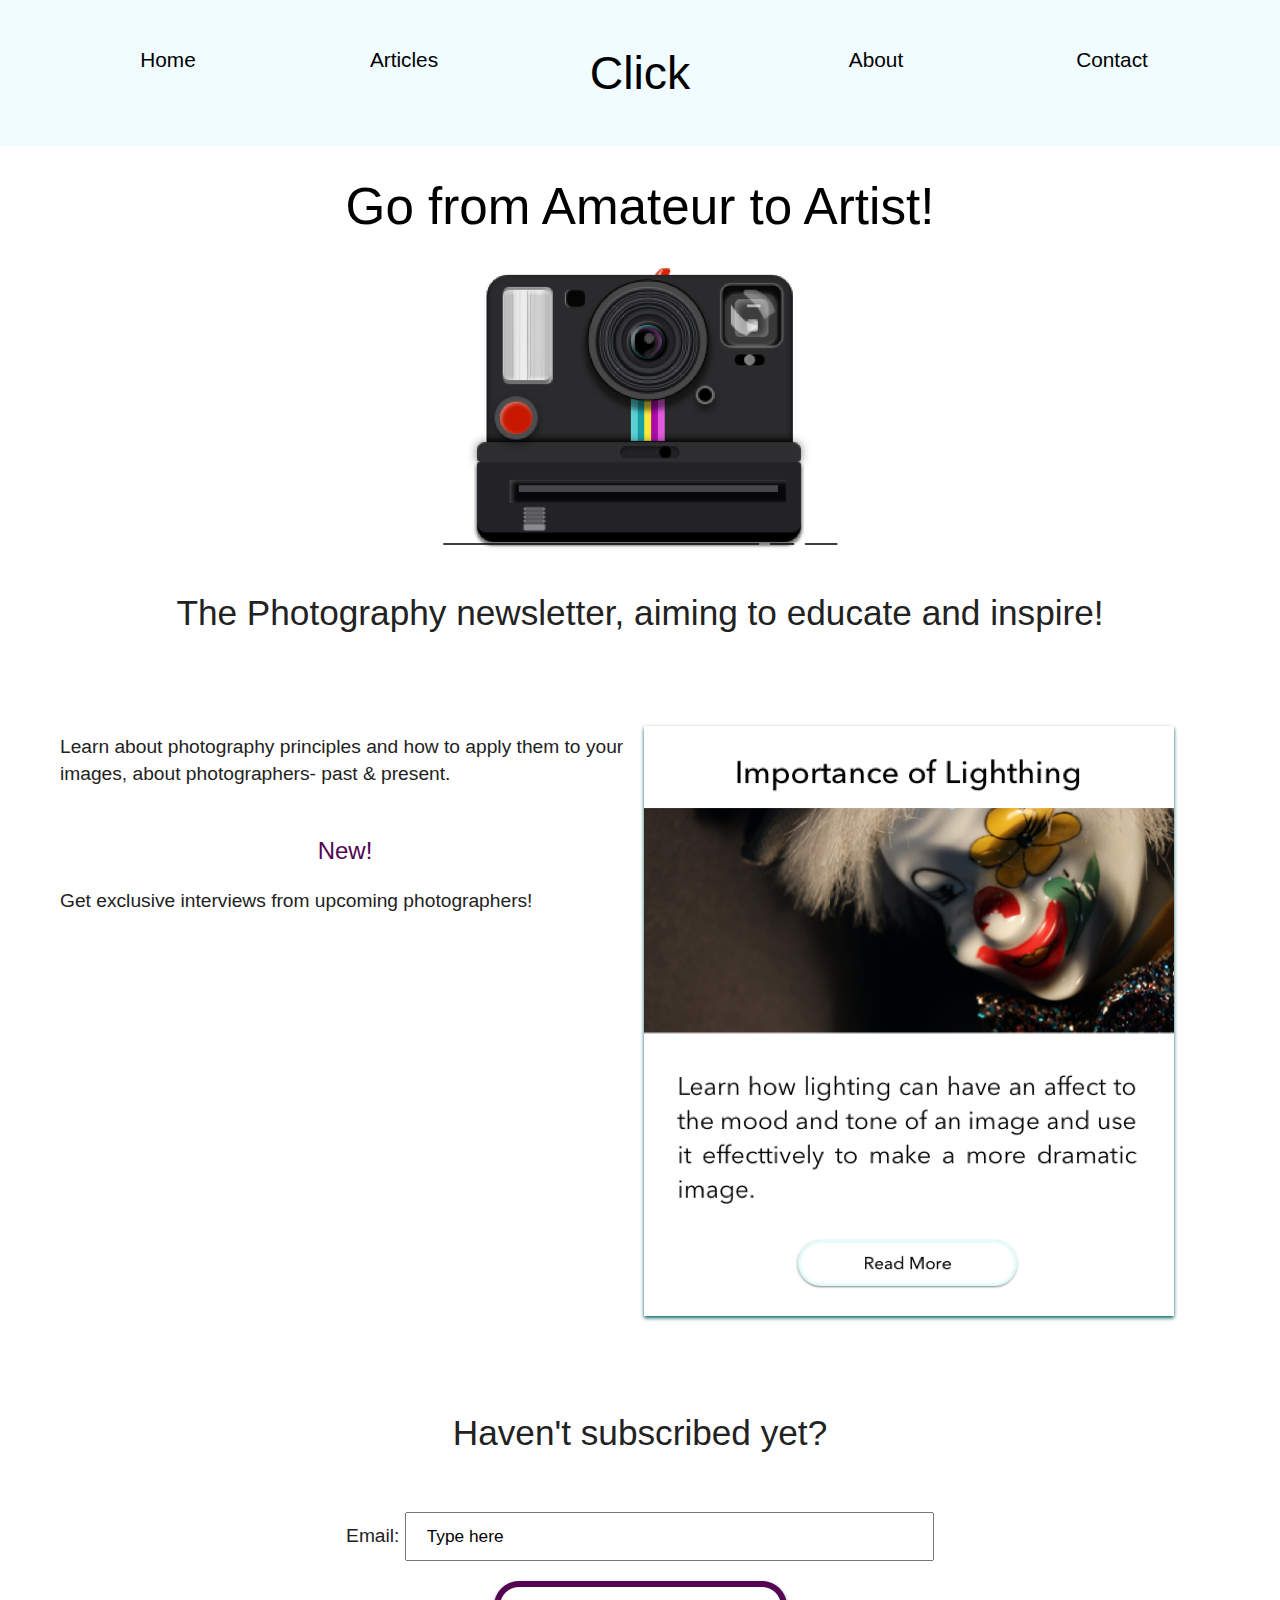
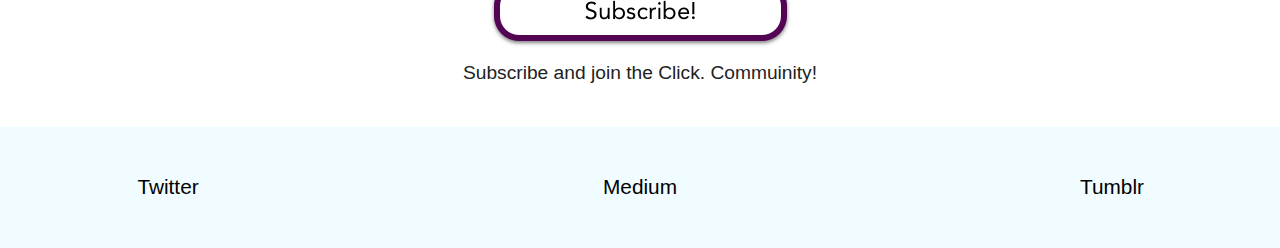
<file: index.html>
<!DOCTYPE html>
<html lang="en">
<head>
    <meta charset="utf-8"/>
    <title> Click Newsletter </title>
    
    <link href="css/css_stylesheet.css" type='text/css' rel='stylesheet'/>
    </head>
    
        
    <body>
<!---- NAVIGATION BAR WITH LOGO---->
  <header>
<!-----LOGO------>
      <nav>
        <ul>
        <li class="home_button"><a href="index.html">Home</a></li>  
         <li class="article"><a href="articles_page.html">Articles</a></li>
         <li class="click_button"><a href="index.html">Click</a></li>
         <li class="about_button"><a href="about_page.html">About</a></li> 
         <li class="contact_button"><a href="contact_page.html">Contact</a></li> 
        </ul>
      
      </nav>
      

    </header>
    
<!-----END OF HEADER----->
        
<!----- START OF MAIN CONTENT------>   
<main>
    
<h2>Go from Amateur to Artist!</h2>

    
    <div id="section_one">
<img class="home_logo" src="i/logo.png" alt="Click logo">

</div>
    
    
<h3>The Photography newsletter, aiming to educate and inspire!</h3>

<!-- NEW SECTION -->
<div id="home_section_two">
<p>Learn about photography principles and how to apply them to your images, 
about photographers- past & present.</p>
 
<div id="exclusive">
<p id="new_text">New!</p>
<p>Get exclusive interviews from upcoming photographers!</p>
</div> 
    
<img src="i/screenshot_one.jpg" alt="snapshot of newsletter">
    

</div>
    
 <div class="form">
<h3>Haven't subscribed yet?</h3>
  
 <form>
        <p>
          <label>Email:</label>
          <input type = "text"
                 id = "myText"
                 value = "Type here" />
        </p>
   
    </form>
    
<a href="subscription_page.html">
   <img src="i/subscribe_button.png" alt="Subscribe Button">  </a> 
    
<p>Subscribe and join the Click. Commuinity!</p>
</div>  
</main>
    
<!----- END OF MAIN CONTENT------>  
        
<!----- START OF FOOTER------> 
        
<footer class="style_footer">
 <nav>
        <ul>
        <li class="twitter"><a href="https://twitter.com/AilsiseBurns">Twitter</a></li>  
         <li class="medium"><a href="https://medium.com/@alishaburns922">Medium</a></li>
         <li class="tumblr"><a href="https://ailsiseburns.tumblr.com">Tumblr</a></li>
</ul> 
      </nav>
       
</footer>
        
<!----- END OF FOOTER------>
</file>
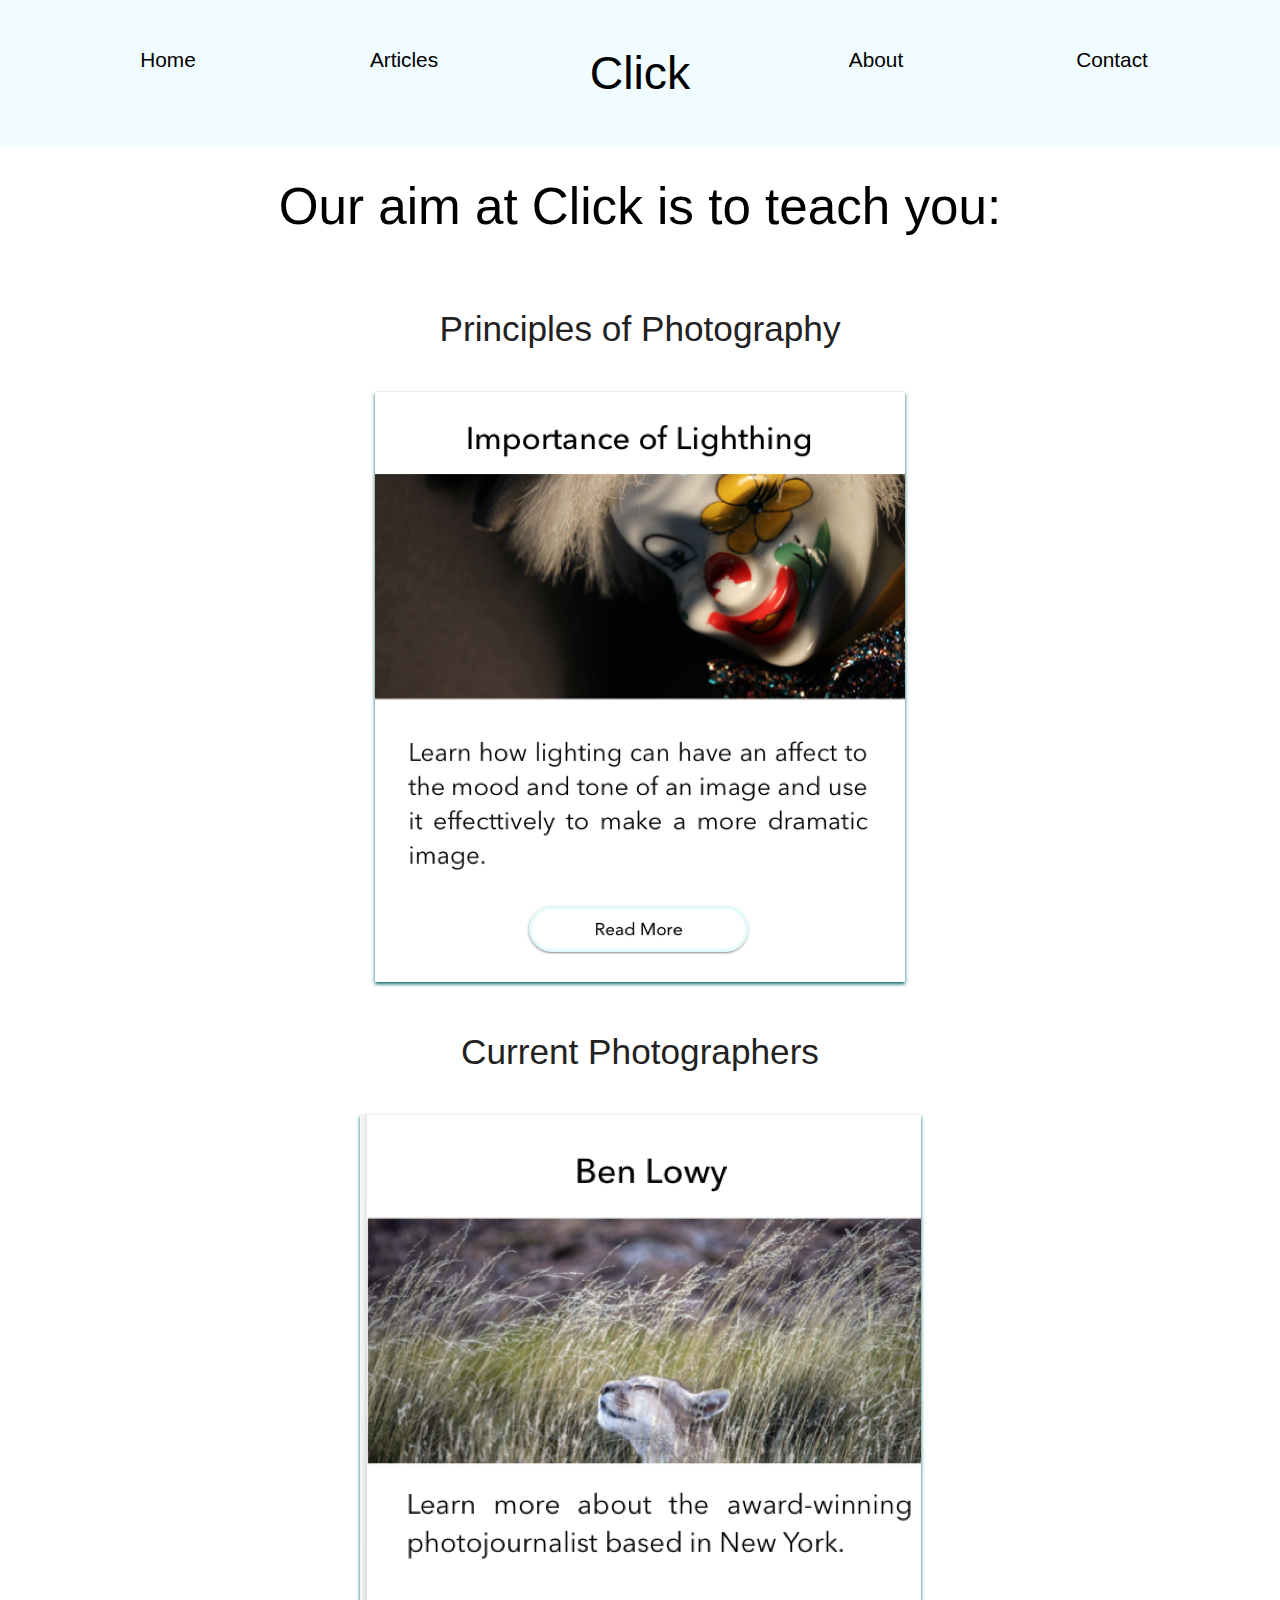
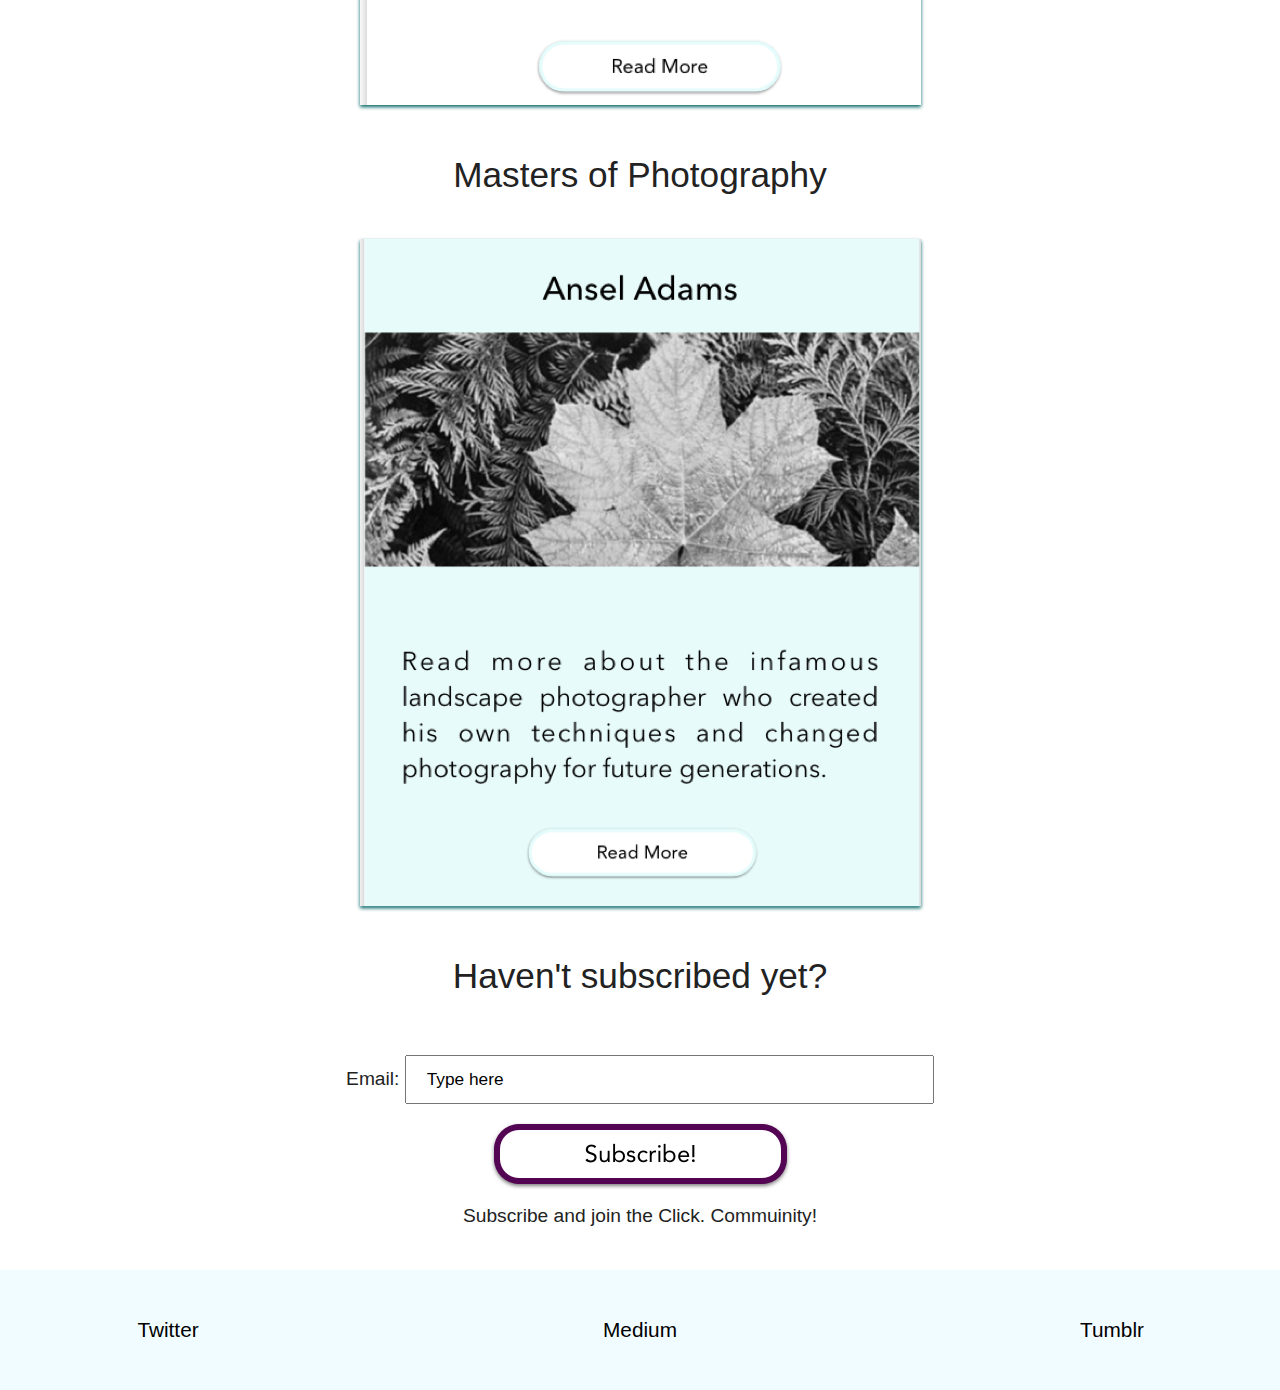
<file: about_page.html>
<!DOCTYPE html>
<html lang="en">
<head>
    <meta charset="utf-8"/>
    <title> Click Newsletter </title>
    
    <link href="css/css_stylesheet.css" type='text/css' rel='stylesheet'/>
    </head>  
    
        
    <body>
<!---- NAVIGATION BAR WITH LOGO---->
  <header>
<!-----LOGO------>
      <nav>
        <ul>
        <li class="home_button"><a href="index.html">Home</a></li>  
         <li class="article"><a href="articles_page.html">Articles</a></li>
         <li class="click_button"><a href="index.html">Click</a></li>
         <li class="about_button"><a href="about_page.html">About</a></li> 
         <li class="contact_button"><a href="contact_page.html">Contact</a></li> 
        </ul>
      
      </nav>
      

    </header>
    
<!-----END OF HEADER----->

<!----- START OF MAIN CONTENT------>   
<main>
    
<h2>Our aim at Click is to teach you:</h2>
    
<h3>Principles of Photography</h3>
    
<div class="images_ab">
<img src="i/screenshot_one.jpg" alt=" snapshot of newsletter">
</div>    
<h3>Current Photographers</h3>

<div class="images_ab">
<img src="i/screenshot_two.png" alt=" snapshot of newsletter">
    </div>    
    
<h3>Masters of Photography</h3>
    
<div class="images_ab">    
<img src="i/screenshot_three.png" alt="snapshot of newsletter">
    </div>
    
<div class="form">    
<h3>Haven't subscribed yet?</h3>
    
 <form>
        <p>
          <label>Email:</label>
          <input type = "text"
                 id = "myText"
                 value = "Type here" />
        </p>
   
    </form>
    
<a href="subscription_page.html">
   <img src="i/subscribe_button.png" alt="Subscribe Button">  </a>  
    
<p>Subscribe and join the Click. Commuinity!</p>
    
    </div>
</main>
    
<!----- END OF MAIN CONTENT------>  
        
<!----- START OF FOOTER------> 
        
<footer>
 <nav>
        <ul>
        <li class="twitter"><a href="https://twitter.com/AilsiseBurns">Twitter</a></li>  
         <li class="medium"><a href="https://medium.com/@alishaburns922">Medium</a></li>
         <li class="tumblr"><a href="https://ailsiseburns.tumblr.com">Tumblr</a></li>
</ul> 
      </nav>
       
</footer>
        
<!----- END OF FOOTER------>
</file>
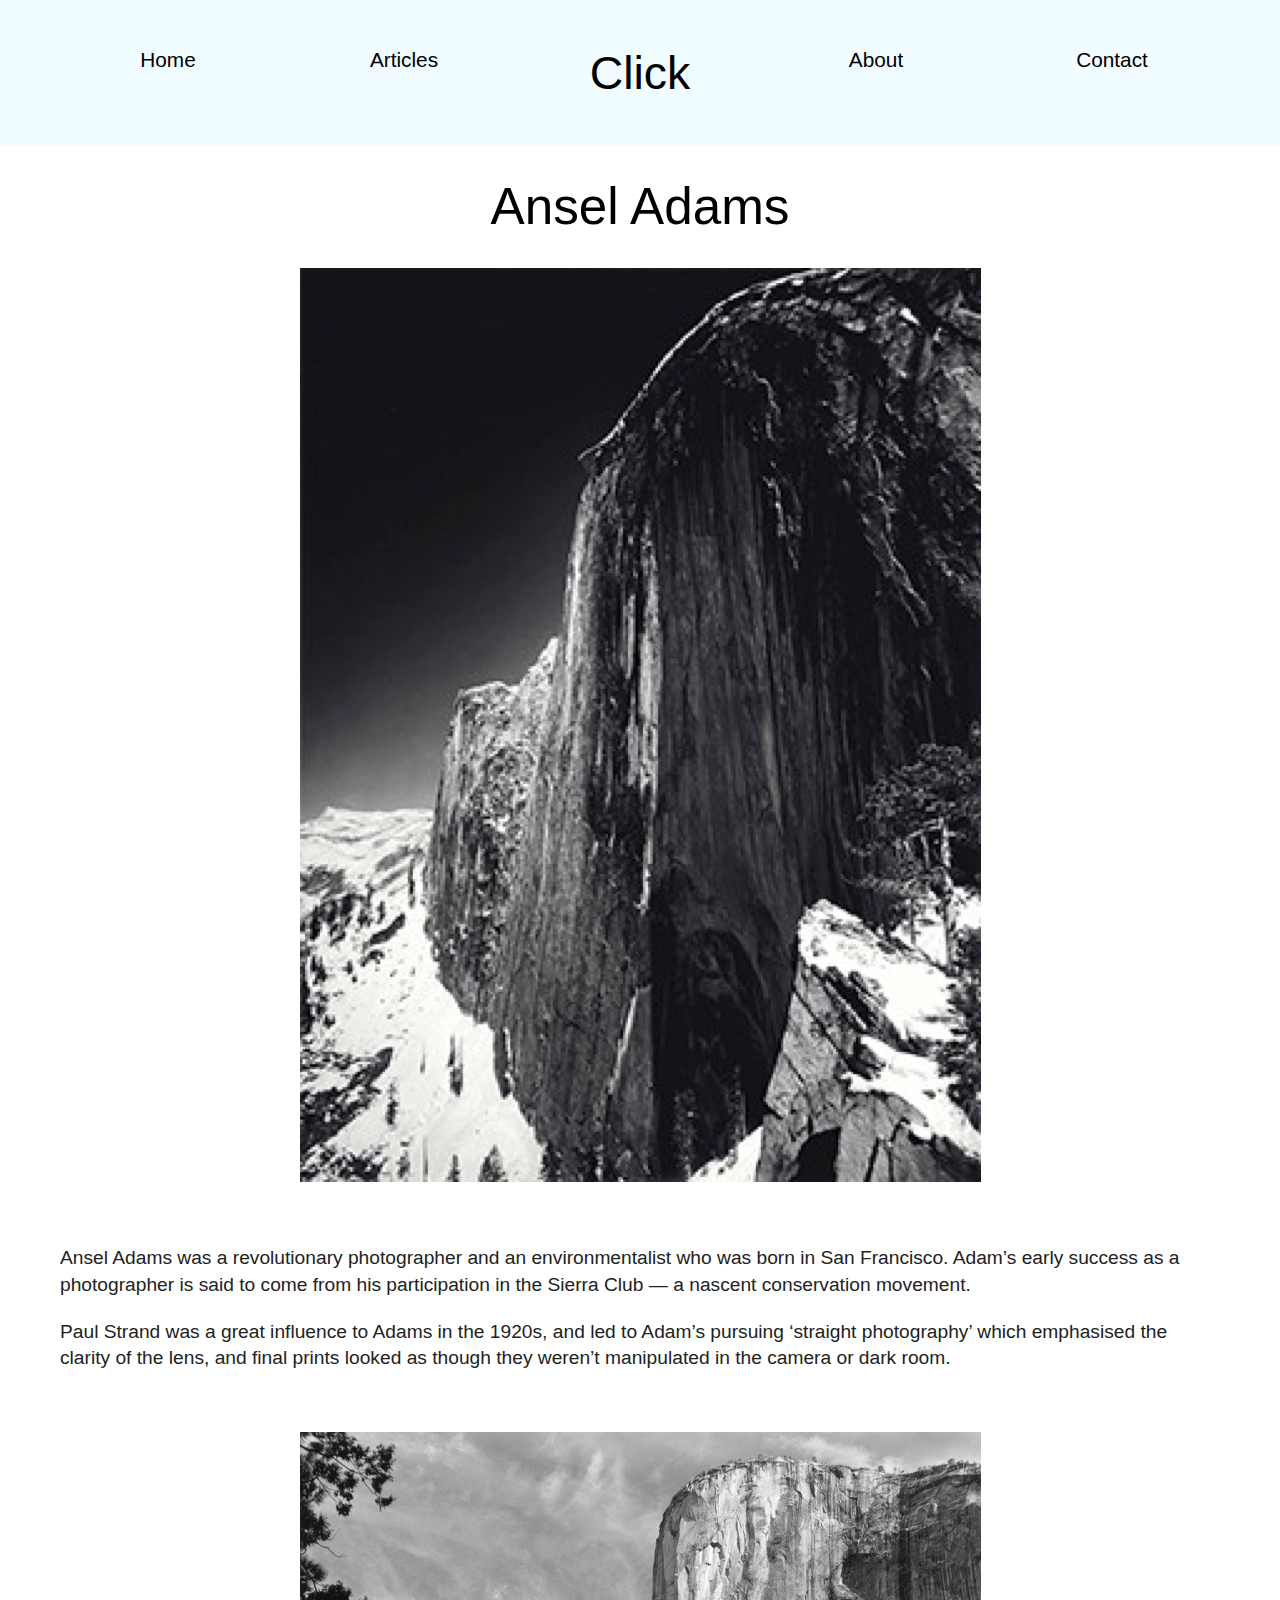
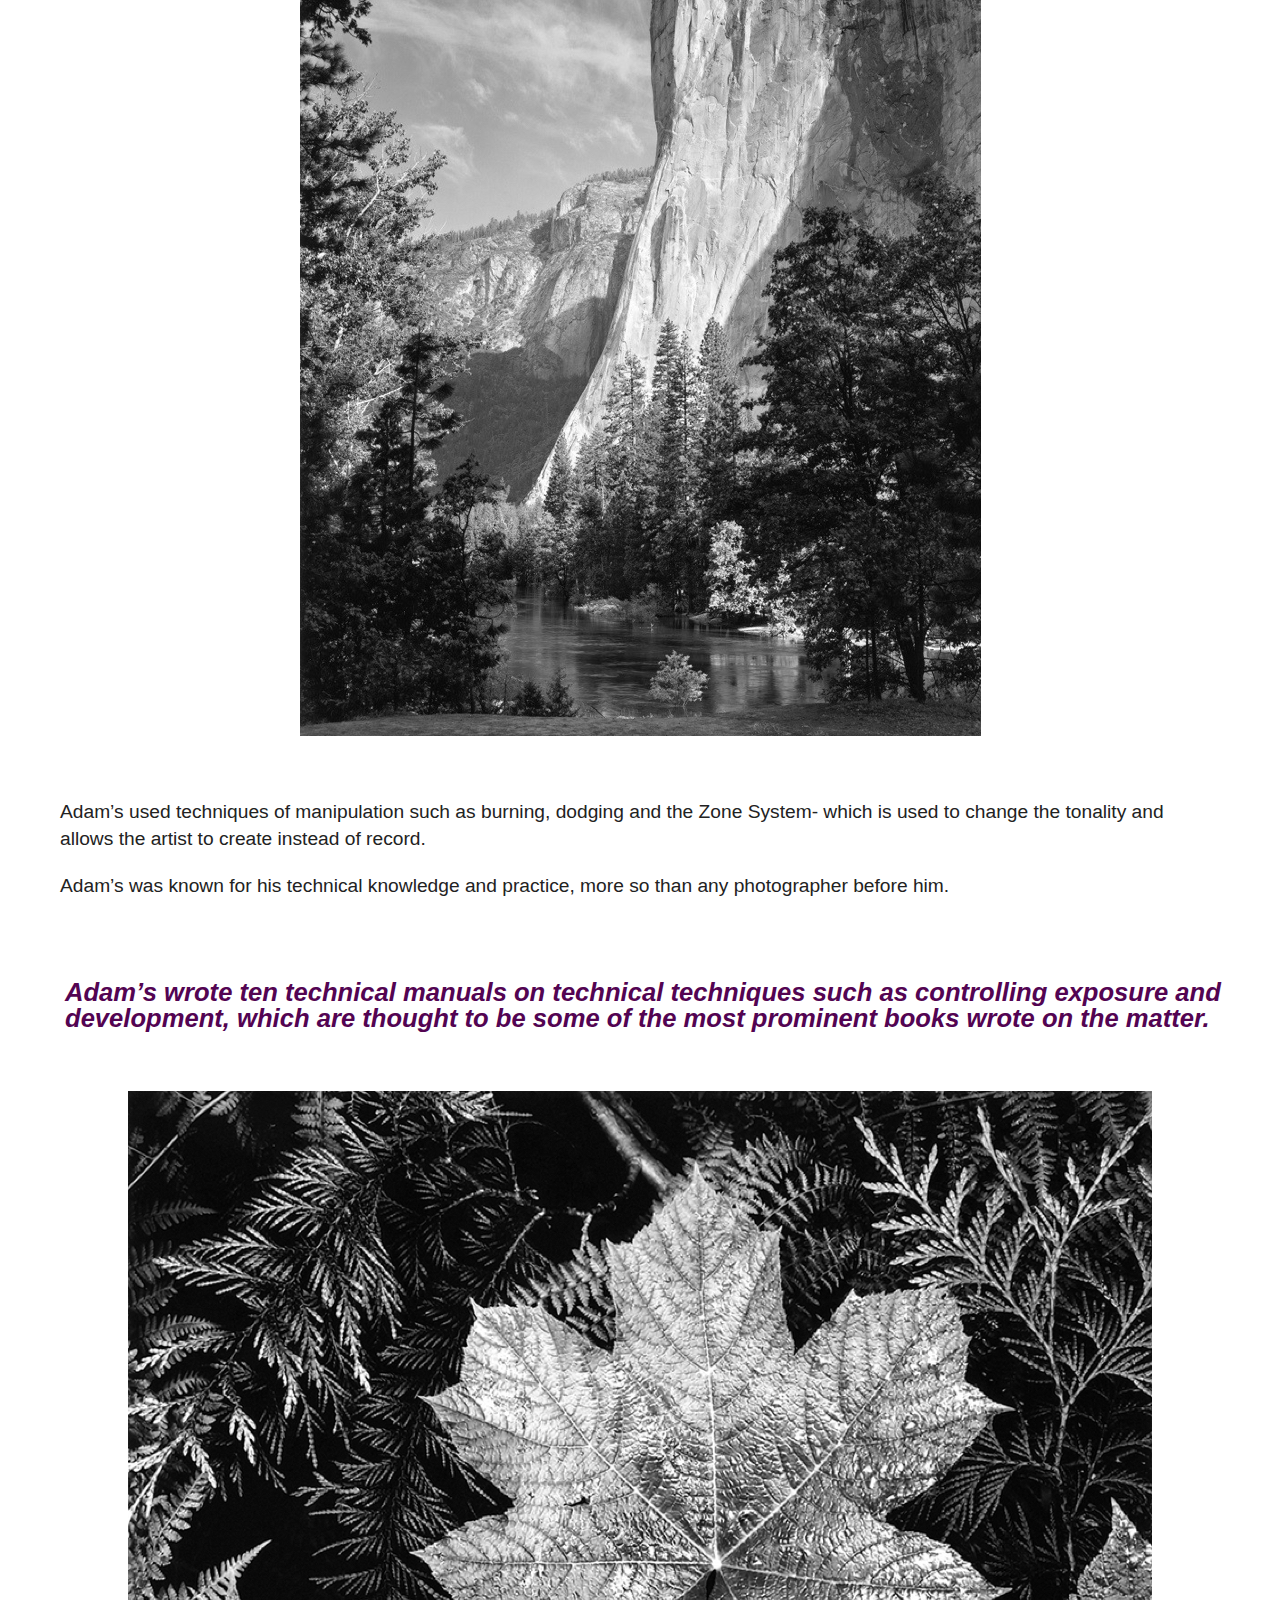
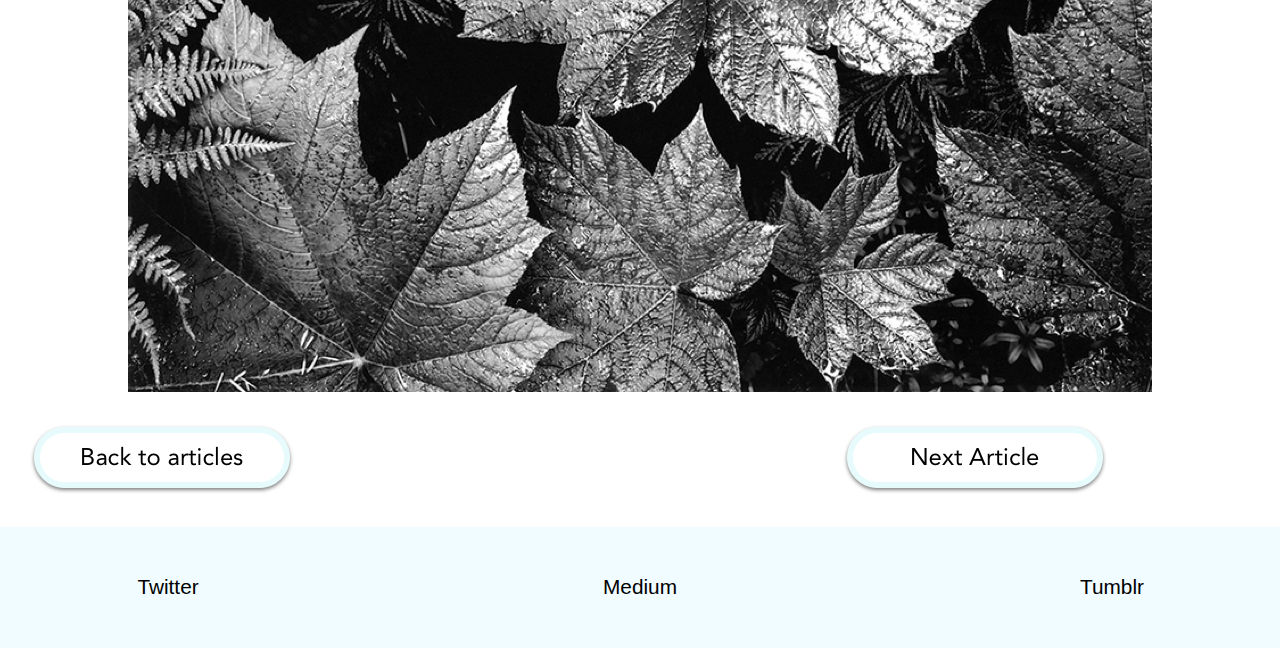
<file: ansel_article.html>
<!DOCTYPE html>
<html lang="en">
<head>
    <meta charset="utf-8"/>
    <title> Click Newsletter </title>
    
<link href="css/css_stylesheet.css" type='text/css' rel='stylesheet'/>
    </head>  
    
        
    <body>
<!---- NAVIGATION BAR WITH LOGO---->
  <header>
<!-----LOGO------>
      <nav>
        <ul>
        <li class="home_button"><a href="index.html">Home</a></li>  
         <li class="article"><a href="articles_page.html">Articles</a></li>
         <li class="click_button"><a href="index.html">Click</a></li>
         <li class="about_button"><a href="about_page.html">About</a></li> 
         <li class="contact_button"><a href="contact_page.html">Contact</a></li> 
        </ul>
      
      </nav>
      

    </header>
    
<!-----END OF HEADER----->
        
<!----- START OF MAIN CONTENT------> 
<main>
    
<h2>Ansel Adams</h2>

<div class="article_images">
<img src="i/ansel_art_one.jpg" alt="Image by Ansel Adams">
    </div>

<section  class="articles"> 
<p>Ansel Adams was a revolutionary photographer and an environmentalist who was born in San Francisco.
Adam’s early success as a photographer is said to come from his participation in the Sierra Club — a nascent conservation movement.</p>
<p>Paul Strand was a great influence to Adams in the 1920s, and led to Adam’s pursuing ‘straight photography’ which emphasised the clarity of the lens, and final prints looked as though they weren’t manipulated in the camera or dark room.</p>
    </section>

<div class="article_images">
<img src="i/ansel_art_two.jpg" alt="Image by Ansel Adams">
    </div>
    
<section  class="articles">     
<p>Adam’s used techniques of manipulation such as burning, dodging and the Zone System- which is used to change the tonality and allows the artist to create instead of record.</p>
<p>Adam’s was known for his technical knowledge and practice, more so than any photographer before him.</p>
    </section>
    
<blockquote>
Adam’s wrote ten technical manuals on technical techniques such as controlling exposure and development, which are thought to be some of the most prominent books wrote on the matter.  
</blockquote>
 
    
<div class="article_images">
<img src="i/ansel_art_three.jpg" alt="Image by Ansel Adams">
    </div>
    
   <section class="bottom_nav">
        
    <a class="back_to" href="articles_page.html"><img src="i/back_to_article.png" alt="Back to articles"></a>
    
    <a class="go_to" href="lighting_article.html"><img src="i/next_article.png" alt="Go to article"></a>
    </section>
    
    
<!----- END OF MAIN CONTENT------> 
    
<!----- START OF FOOTER------> 
        
<footer>
 <nav>
        <ul>
        <li class="twitter"><a href="https://twitter.com/AilsiseBurns">Twitter</a></li>  
         <li class="medium"><a href="https://medium.com/@alishaburns922">Medium</a></li>
         <li class="tumblr"><a href="https://ailsiseburns.tumblr.com">Tumblr</a></li>
</ul> 
      </nav>
       
</footer>
        
<!----- END OF FOOTER------>
</file>
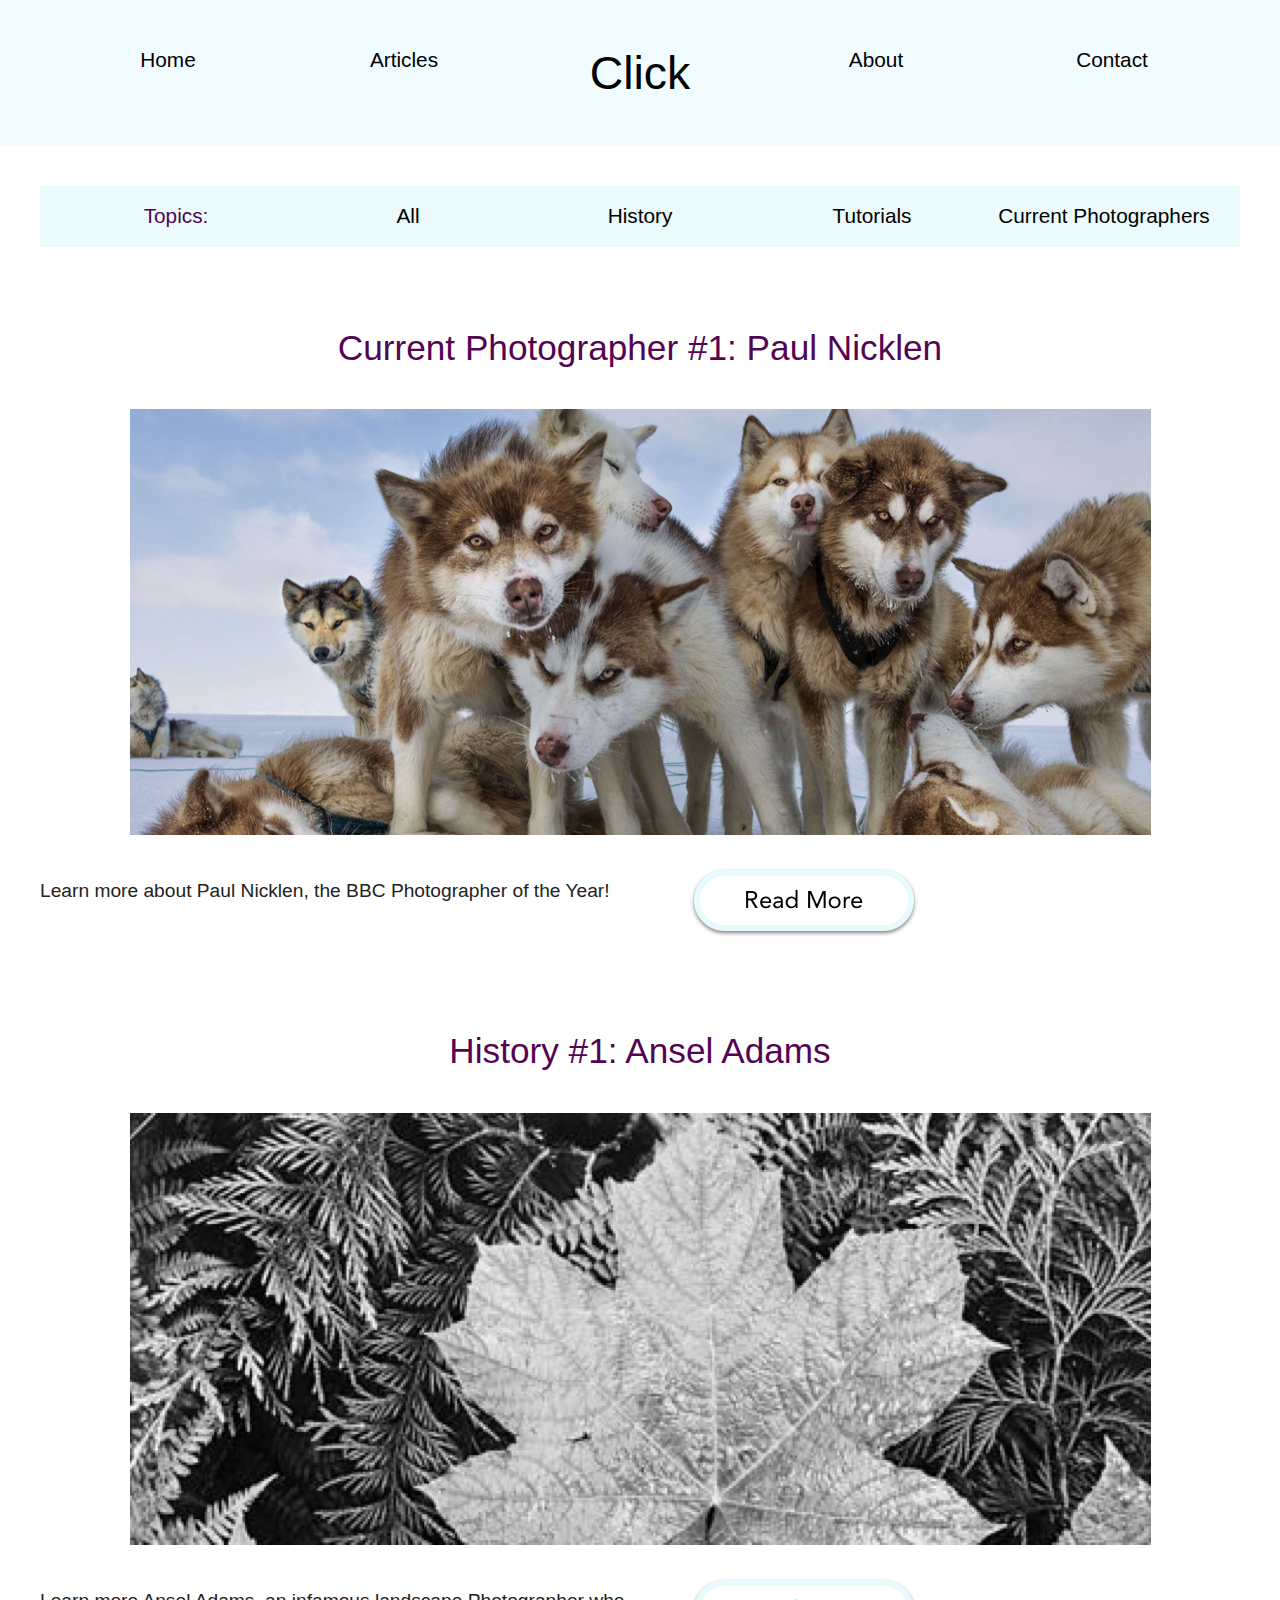
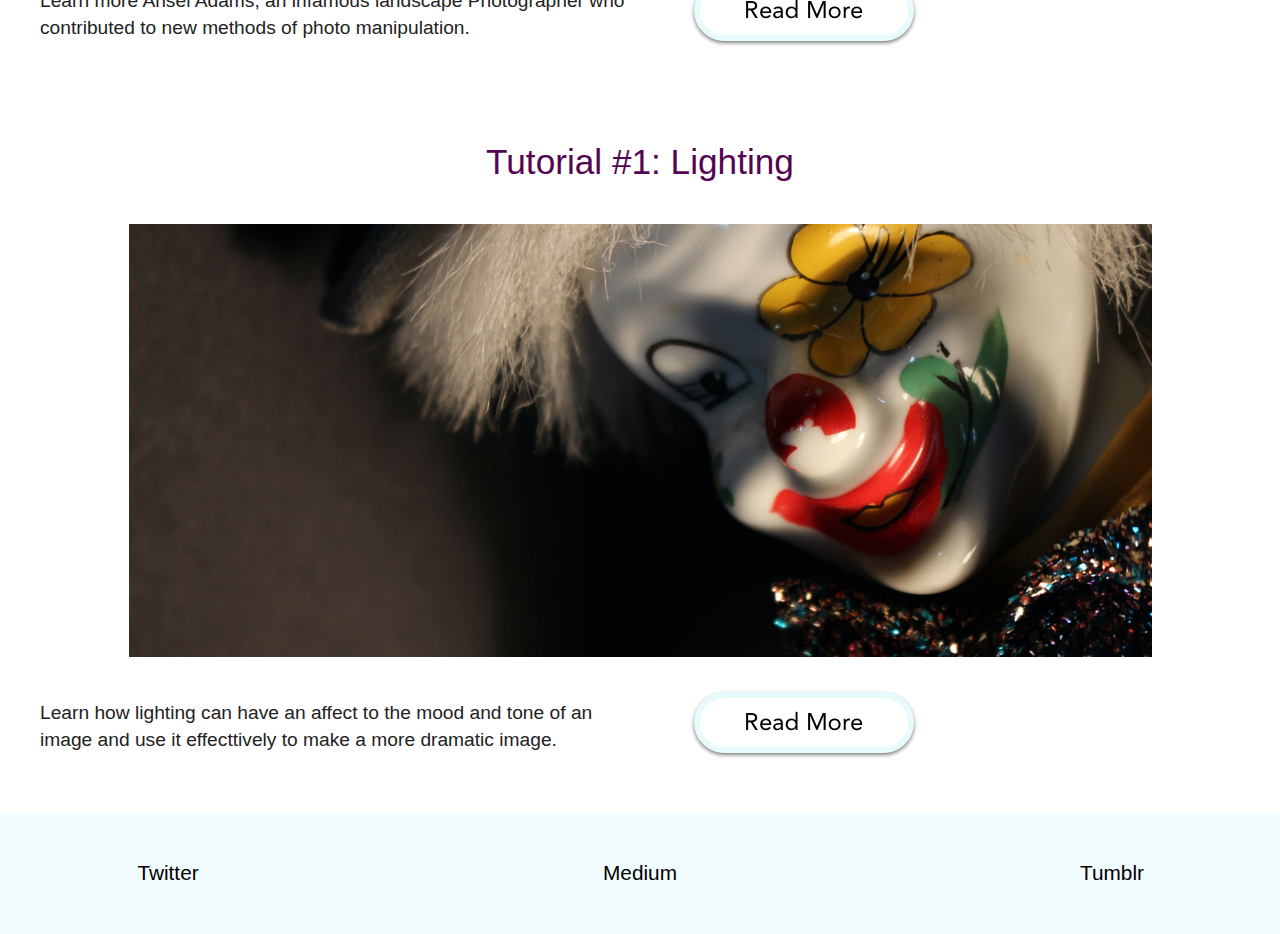
<file: articles_page.html>
<!DOCTYPE html>
<html lang="en">
<head>
    <meta charset="utf-8"/>
    <title> Click Newsletter </title>
    
  <link href="css/css_stylesheet.css" type='text/css' rel='stylesheet'/>
    </head> 
    
        
    <body>
<!---- NAVIGATION BAR WITH LOGO---->
  <header>
<!-----LOGO------>
      <nav>
        <ul>
        <li class="home_button"><a href="index.html">Home</a></li>  
         <li class="article"><a href="articles_page.html">Articles</a></li>
         <li class="click_button"><a href="index.html">Click</a></li>
         <li class="about_button"><a href="about_page.html">About</a></li> 
         <li class="contact_button"><a href="contact_page.html">Contact</a></li> 
        </ul>
      
      </nav>
      

    </header>
    
<!-----END OF HEADER----->

<!----- START OF MAIN CONTENT------>   
<main>
    
<nav>
    

<ul class="article_nav">
    <li class="topic">Topics:</li>
    <li class="all_link"><a href="articles_page.html">All</a></li>
    <li class="history_link"><a href="history_filter.html">History</a></li>
    <li class="tutorials_link"><a href="tutorials.html">Tutorials</a></li>
    <li class="current_link"><a href="current_photographers.html">Current Photographers</a></li>
    
</ul>
</nav>
<!----START OF MAIN CONTENT----->
    

<h3 class="article_h">Current Photographer #1: Paul Nicklen</h3>

<div class="article_images">
<img src="i/paul_one.jpg" alt="Image by Paul Nicklen">
    </div>
<div class="article_layout">
    

<p>Learn more about Paul Nicklen, the BBC Photographer of the Year!</p>
    
    <a href="paul_nick_art.html"><img src="i/readmore_button.png" alt="read more button"></a>
    
</div>
 

<h3 class="article_h">History #1: Ansel Adams</h3>

<div class="article_images">
<img src="i/ansel_one.jpg" alt="Image by Ansel Adams">
    </div>    
    
<div class="article_layout">
    
    
<p>Learn more Ansel Adams, an infamous landscape Photographer who contributed to new methods of photo manipulation.</p>
    
    <a href="ansel_article.html"><img src="i/readmore_button.png" alt="read more button"></a>
    
    </div>
    
<h3 class="article_h">Tutorial #1: Lighting</h3>
 
<div class="article_images">
<img src="i/lighting.jpg" alt="Image by Ailsise Burns">
    </div>
 
<div class="article_layout">
    
    
<p>Learn how lighting can have an affect to the mood and tone of an image and use it effecttively to make a more dramatic image.</p>
    
    <a href="lighting_article.html"><img src="i/readmore_button.png" alt="read more button"></a>
    
    </div>
    
<!----- END OF MAIN CONTENT------> 
    
<!----- START OF FOOTER------> 
        
<footer>
 <nav>
        <ul>
        <li class="twitter"><a href="https://twitter.com/AilsiseBurns">Twitter</a></li>  
         <li class="medium"><a href="https://medium.com/@alishaburns922">Medium</a></li>
         <li class="tumblr"><a href="https://ailsiseburns.tumblr.com">Tumblr</a></li>
</ul> 
      </nav>
       
</footer>
        
<!----- END OF FOOTER------>
</file>
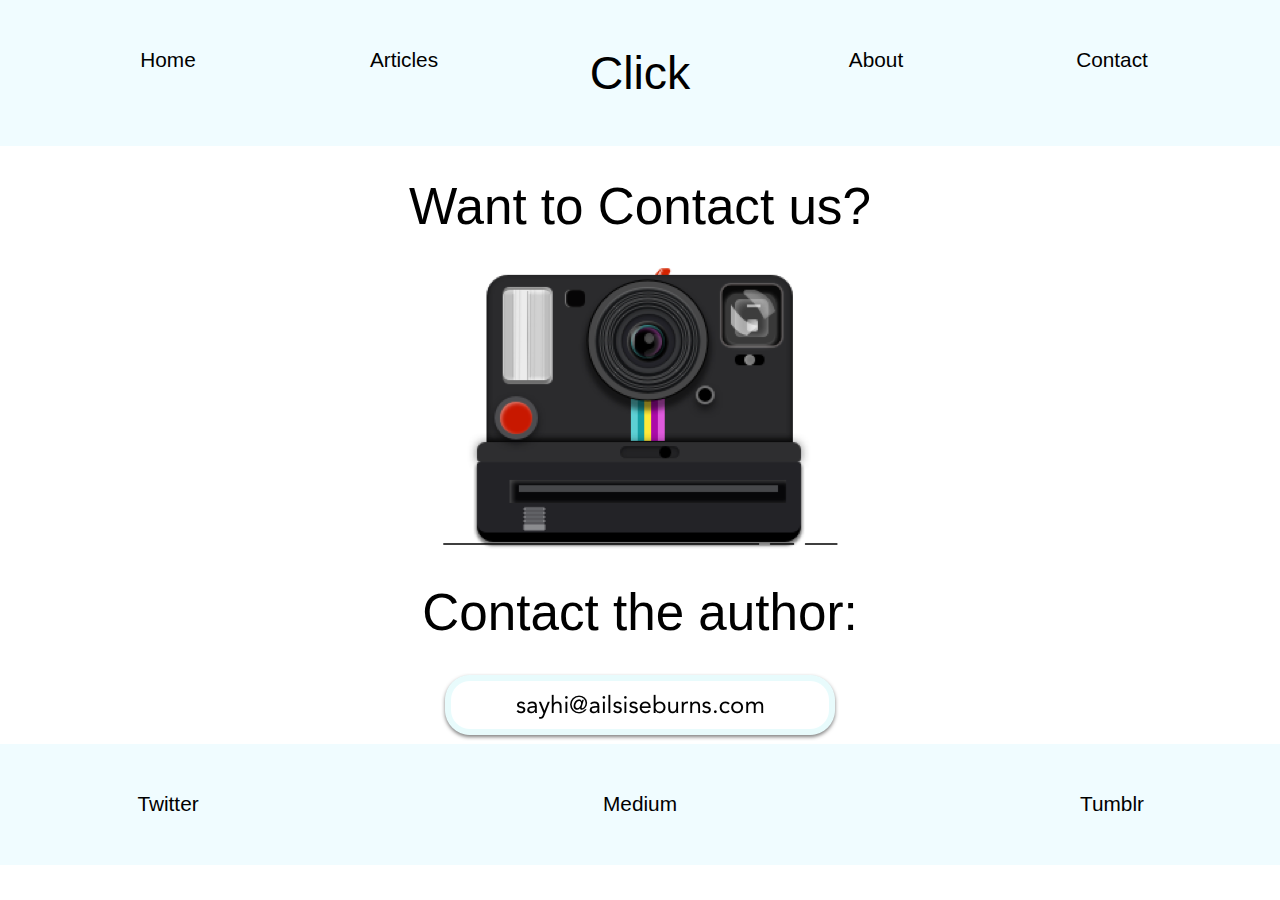
<file: contact_page.html>
<!DOCTYPE html>
<html lang="en">
<head>
    <meta charset="utf-8"/>
    <title> Click Newsletter </title>
    
   <link href="css/css_stylesheet.css" type='text/css' rel='stylesheet'/>
    </head> 
    
        
    <body>
<!---- NAVIGATION BAR WITH LOGO---->
  <header>
<!-----LOGO------>
      <nav>
        <ul>
        <li class="home_button"><a href="index.html">Home</a></li>  
         <li class="article"><a href="articles_page.html">Articles</a></li>
         <li class="click_button"><a href="index.html">Click</a></li>
         <li class="about_button"><a href="about_page.html">About</a></li> 
         <li class="contact_button"><a href="contact_page.html">Contact</a></li> 
        </ul>
      
      </nav>
      

    </header>
    
<!-----END OF HEADER----->

<!----- START OF MAIN CONTENT------>   
<main>

<h2>Want to Contact us?</h2>
    
<div class="home_logo">    
<img src="i/logo.png" alt="click logo">
</div>
    
    
<h2>Contact the author:</h2>
    
<div class="email_button">
<a href="mailto:sayhi@ailsiseburns.com?subject=Hi my name is..." "sayhi@ailsiseburns.com"><img src="i/contact_button.png"></a>
</div>
    
<!----- END OF MAIN CONTENT------> 
    
<!----- START OF FOOTER------> 
        
<footer>
 <nav>
        <ul>
        <li class="twitter"><a href="https://twitter.com/AilsiseBurns">Twitter</a></li>  
         <li class="medium"><a href="https://medium.com/@alishaburns922">Medium</a></li>
         <li class="tumblr"><a href="https://ailsiseburns.tumblr.com">Tumblr</a></li>
</ul> 
      </nav>
       
</footer>
        
<!----- END OF FOOTER------>
</file>
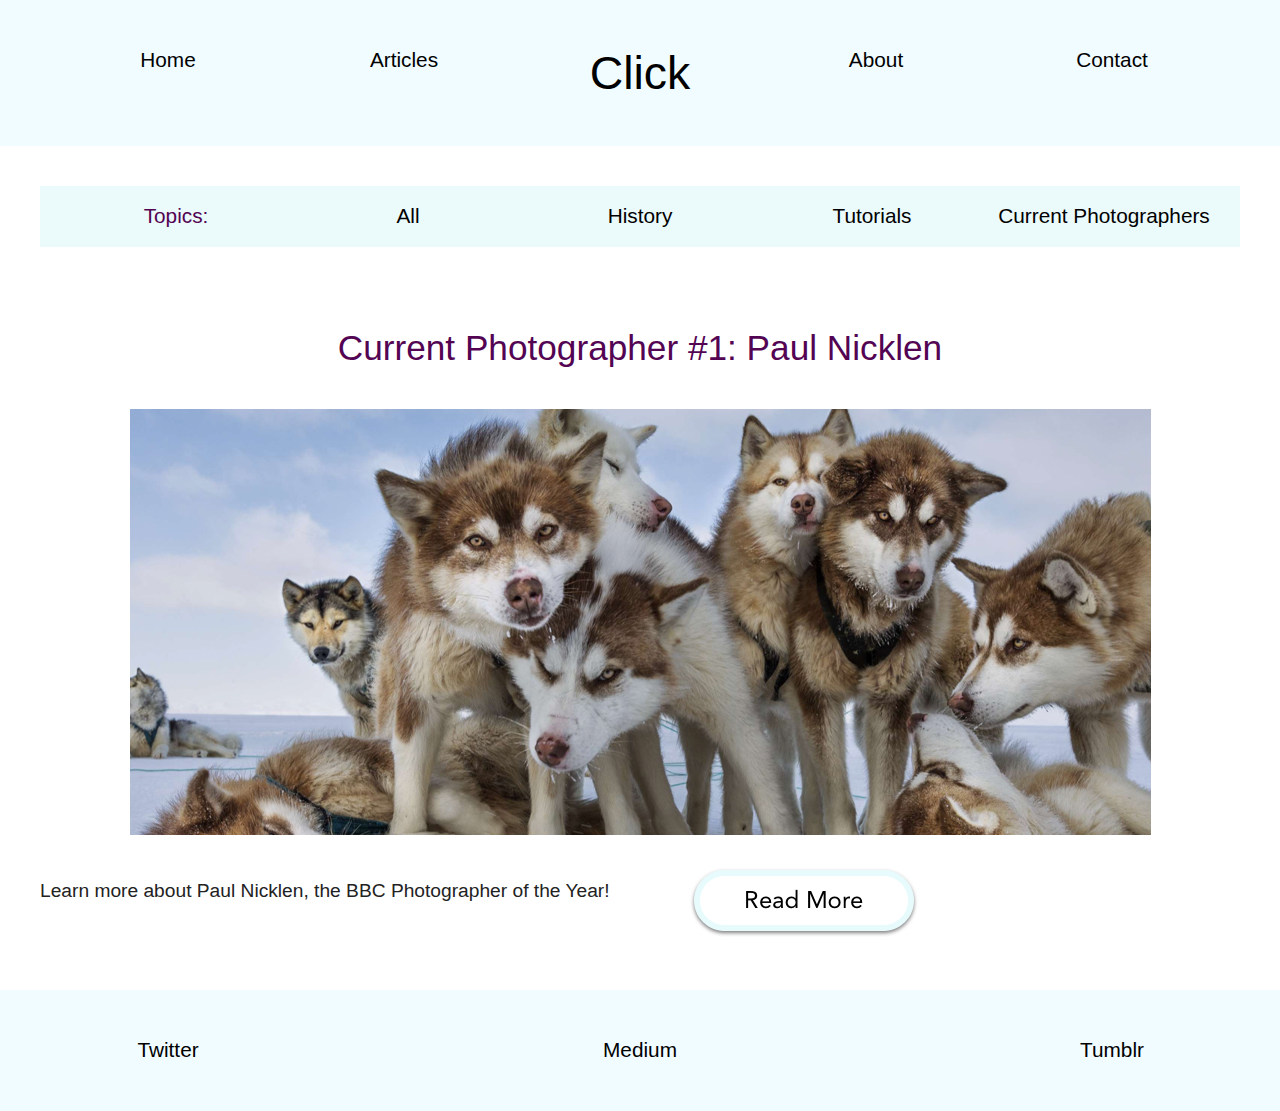
<file: current_photographers.html>
<!DOCTYPE html>
<html lang="en">
<head>
    <meta charset="utf-8"/>
    <title> Click Newsletter </title>
    
<link href="css/css_stylesheet.css" type='text/css' rel='stylesheet'/>
    </head>  
    
        
    <body>
<!---- NAVIGATION BAR WITH LOGO---->
  <header>
<!-----LOGO------>
      <nav>
        <ul>
        <li class="home_button"><a href="index.html">Home</a></li>  
         <li class="article"><a href="articles_page.html">Articles</a></li>
         <li class="click_button"><a href="index.html">Click</a></li>
         <li class="about_button"><a href="about_page.html">About</a></li> 
         <li class="contact_button"><a href="contact_page.html">Contact</a></li> 
        </ul>
      
      </nav>
      

    </header>
    
<!-----END OF HEADER----->

<!----- START OF MAIN CONTENT------>   
<main>
    
<nav>
<ul class="article_nav">
    <li class="topic">Topics:</li>
    <li class="all_link"><a href="articles_page.html">All</a></li>
    <li class="history_link"><a href="history_filter.html">History</a></li>
    <li class="tutorials_link"><a href="tutorials.html">Tutorials</a></li>
    <li class="current_link"><a href="current_photographers.html">Current Photographers</a></li>
    
</ul>   
</nav>
<!----START OF MAIN CONTENT----->
<h3 class="article_h">Current Photographer #1: Paul Nicklen</h3>
 
<div class="article_images">
<img src="i/paul_one.jpg" alt="Image by Paul Nicklen">
    </div>
 
<div class="article_layout">
<p>Learn more about Paul Nicklen, the BBC Photographer of the Year!</p>
    
    <a href="paul_nick_art.html"><img src="i/readmore_button.png" alt="read more button"></a>
    
    </div>
    
<!----- END OF MAIN CONTENT------> 
    
<!----- START OF FOOTER------> 
        
<footer>
 <nav>
        <ul>
        <li class="twitter"><a href="https://twitter.com/AilsiseBurns">Twitter</a></li>  
         <li class="medium"><a href="https://medium.com/@alishaburns922">Medium</a></li>
         <li class="tumblr"><a href="https://ailsiseburns.tumblr.com">Tumblr</a></li>
</ul> 
      </nav>
       
</footer>
        
<!----- END OF FOOTER------>
</file>
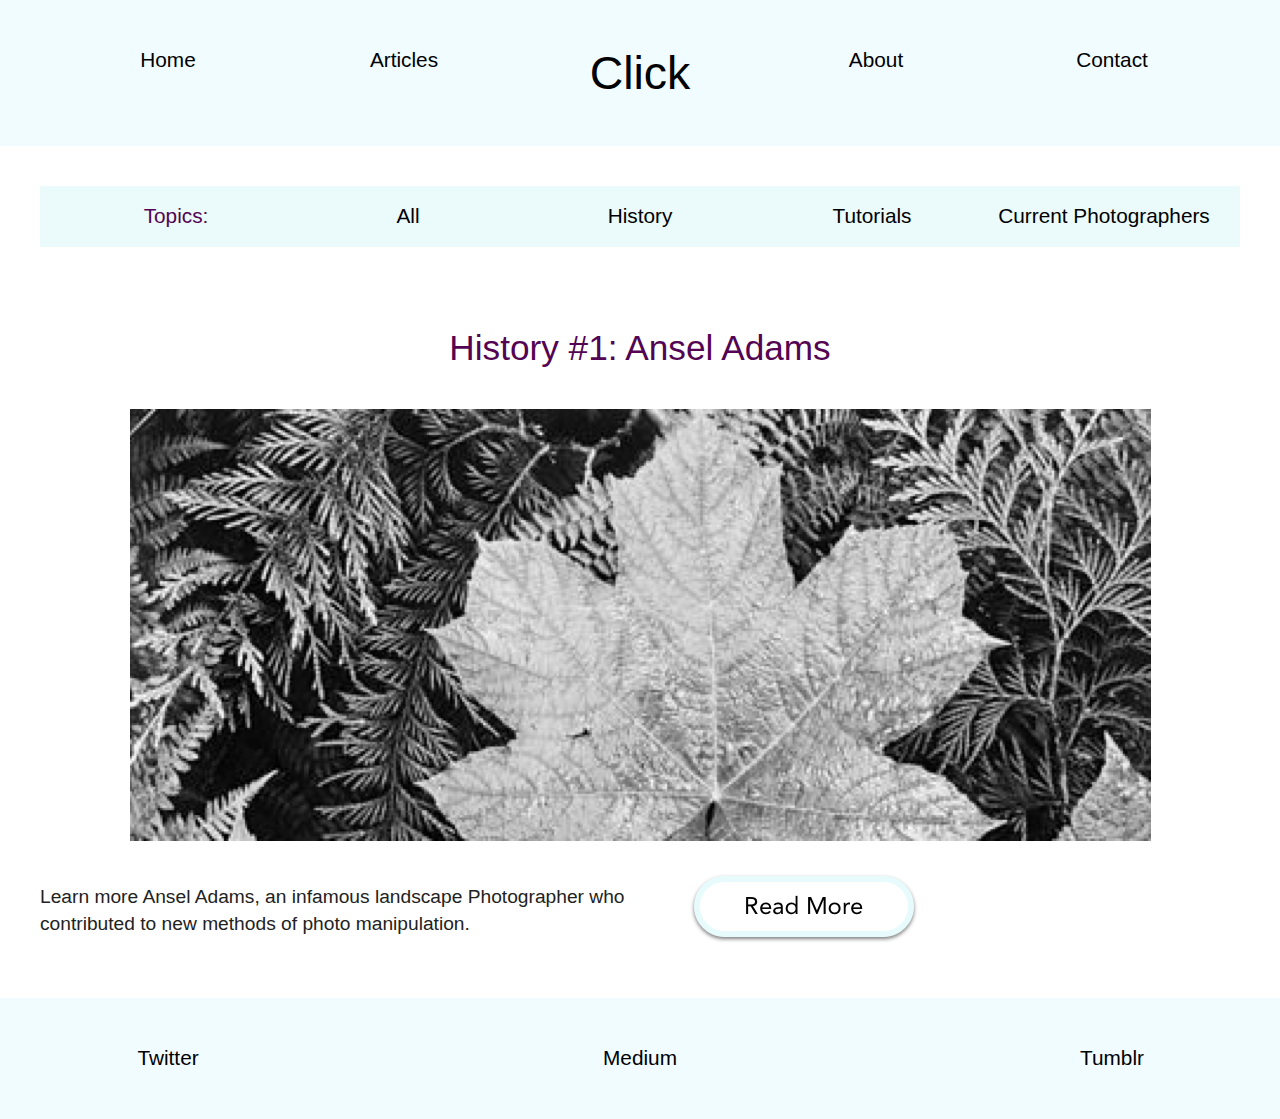
<file: history_filter.html>
<!DOCTYPE html>
<html lang="en">
<head>
    <meta charset="utf-8"/>
    <title> Click Newsletter </title>
    
<link href="css/css_stylesheet.css" type='text/css' rel='stylesheet'/>
    </head>  
    
        
    <body>
<!---- NAVIGATION BAR WITH LOGO---->
  <header>
<!-----LOGO------>
      <nav>
        <ul>
        <li class="home_button"><a href="index.html">Home</a></li>  
         <li class="article"><a href="articles_page.html">Articles</a></li>
         <li class="click_button"><a href="index.html">Click</a></li>
         <li class="about_button"><a href="about_page.html">About</a></li> 
         <li class="contact_button"><a href="contact_page.html">Contact</a></li> 
        </ul>
      
      </nav>
      

    </header>
    
<!-----END OF HEADER----->

<!----- START OF MAIN CONTENT------>   
<main>
    
<nav>
<ul class="article_nav">
    <li class="topic">Topics:</li>
    <li class="all_link"><a href="articles_page.html">All</a></li>
    <li class="history_link"><a href="history_filter.html">History</a></li>
    <li class="tutorials_link"><a href="tutorials.html">Tutorials</a></li>
    <li class="current_link"><a href="current_photographers.html">Current Photographers</a></li>
    
</ul> 
</nav>
<!----START OF MAIN CONTENT----->
    
<h3 class="article_h">History #1: Ansel Adams</h3>
 
<div class="article_images">
<img src="i/ansel_one.jpg" alt="Image by Ansel Adams">
    </div>

<div class="article_layout">
    
<p>Learn more Ansel Adams, an infamous landscape Photographer who contributed to new methods of photo manipulation.</p>
    
<a href="ansel_article.html"><img src="i/readmore_button.png" alt="read more button"></a>
    
    </div>

    
<!----- END OF MAIN CONTENT------> 
    
<!----- START OF FOOTER------> 
        
<footer>
 <nav>
        <ul>
        <li class="twitter"><a href="https://twitter.com/AilsiseBurns">Twitter</a></li>  
         <li class="medium"><a href="https://medium.com/@alishaburns922">Medium</a></li>
         <li class="tumblr"><a href="https://ailsiseburns.tumblr.com">Tumblr</a></li>
</ul> 
      </nav>
       
</footer>
        
<!----- END OF FOOTER------>
</file>
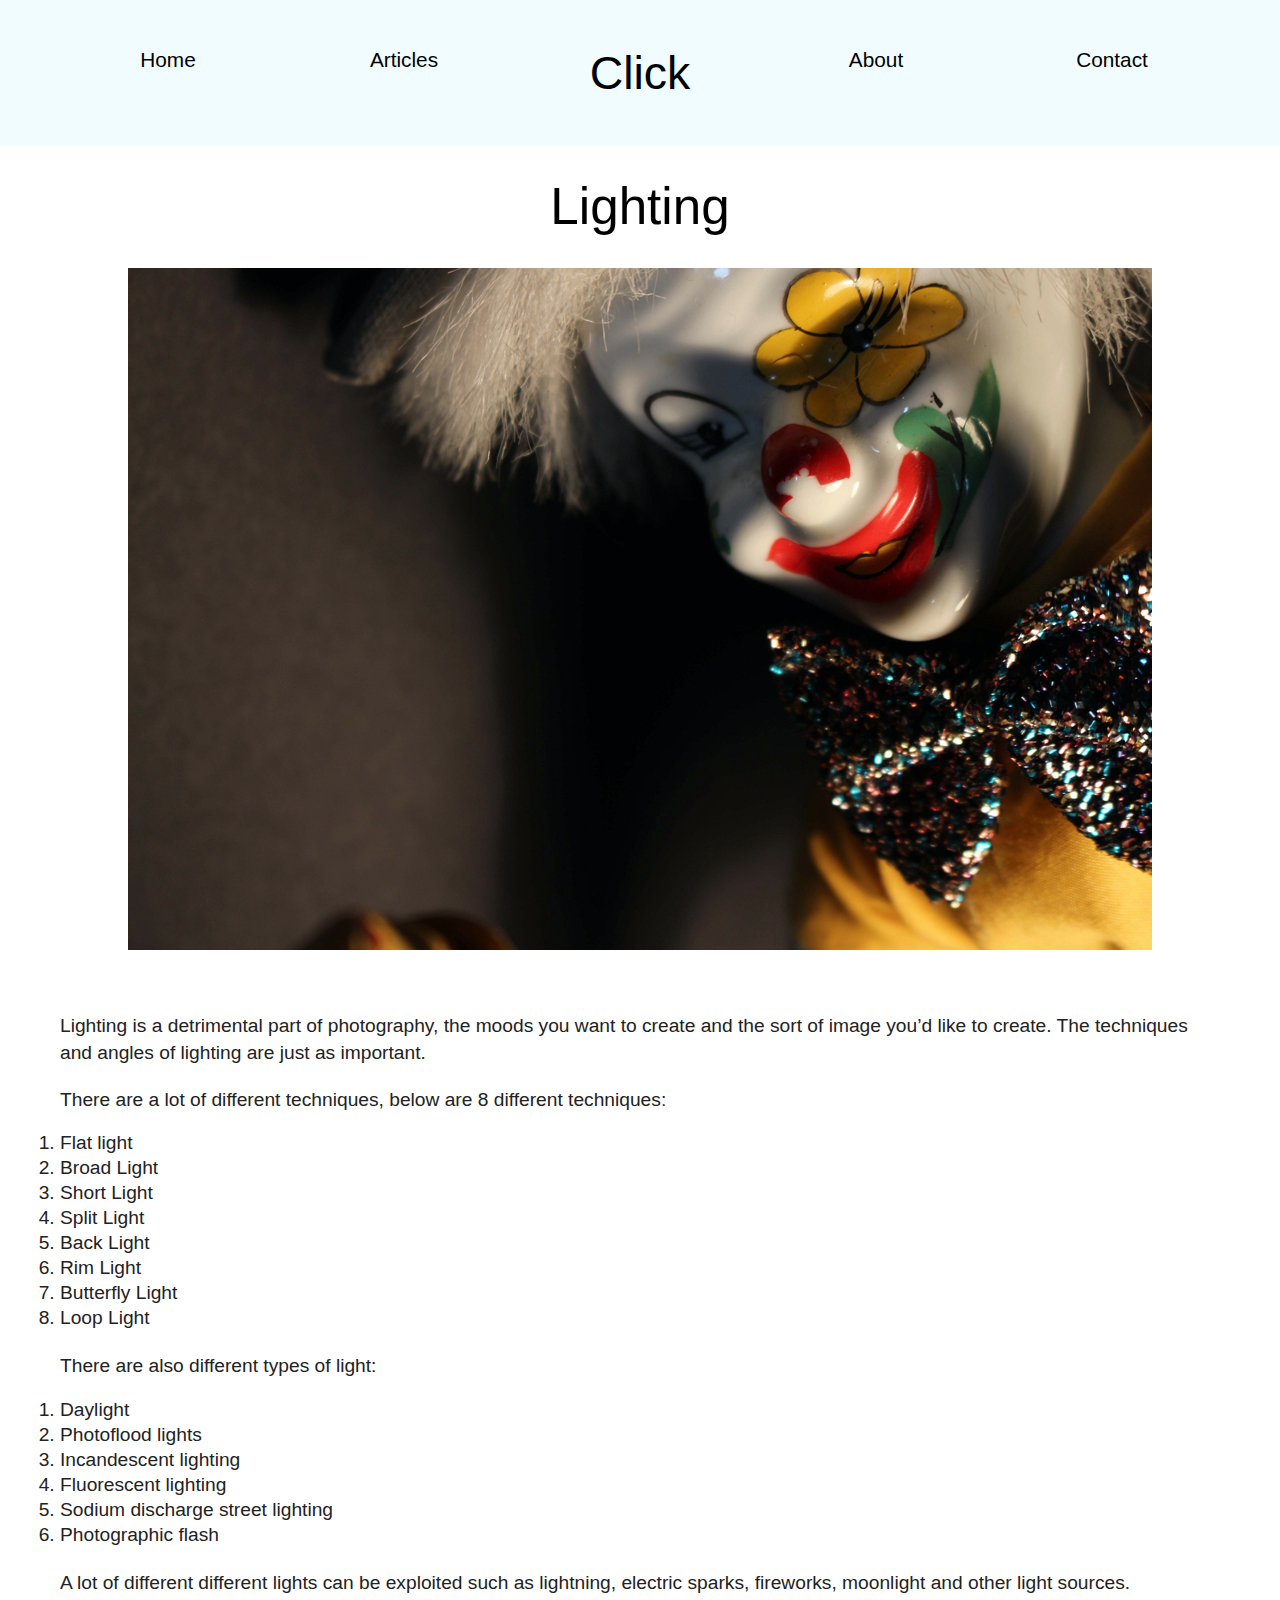
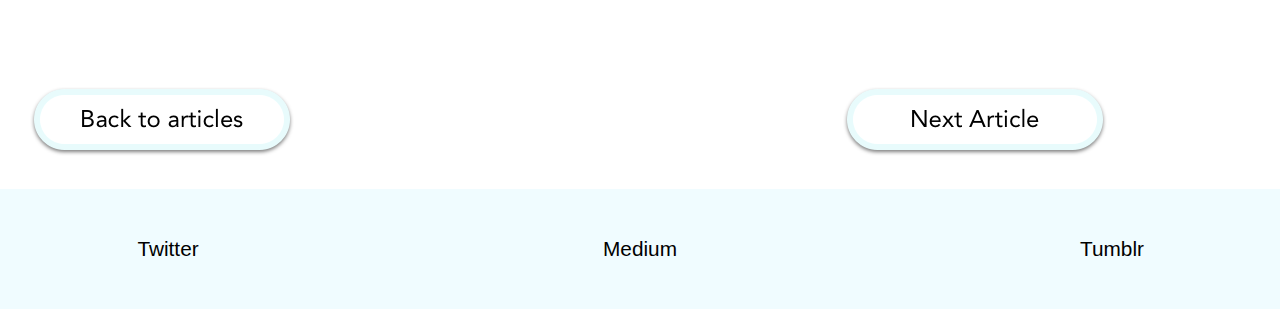
<file: lighting_article.html>
<!DOCTYPE html>
<html lang="en">
<head>
    <meta charset="utf-8"/>
    <title> Click Newsletter </title>
    
<link href="css/css_stylesheet.css" type='text/css' rel='stylesheet'/>
    </head>
    
        
    <body>
<!---- NAVIGATION BAR WITH LOGO---->
  <header>
<!-----LOGO------>
      <nav>
        <ul>
        <li class="home_button"><a href="index.html">Home</a></li>  
         <li class="article"><a href="articles_page.html">Articles</a></li>
         <li class="click_button"><a href="index.html">Click</a></li>
         <li class="about_button"><a href="about_page.html">About</a></li> 
         <li class="contact_button"><a href="contact_page.html">Contact</a></li> 
        </ul>
      
      </nav>
      

    </header>
    
<!-----END OF HEADER----->
        
<!----- START OF MAIN CONTENT------> 
<main>
    
<h2>Lighting</h2>
    
<div class="article_images">
<img src="i/lighting_art_one.jpg" alt="Image by Ailsise Burns">
    </div>

<section  class="articles">   
<p>Lighting is a detrimental part of photography, the moods you want to create and the sort of image you’d like to create. The techniques and angles of lighting are just as important.</p>

    
<p>There are a lot of different techniques, below are 8 different techniques:</p>
    
<ol>
<li>Flat light</li>
<li>Broad Light</li> 
<li>Short Light</li> 
<li>Split Light</li> 
<li>Back Light</li> 
<li>Rim Light</li> 
<li>Butterfly Light</li> 
<li>Loop Light</li> 
</ol>
    
<p>There are also different types of light:</p>
    
<ol>
<li>Daylight</li>
<li>Photoflood lights</li> 
<li>Incandescent lighting</li> 
<li>Fluorescent lighting</li> 
<li>Sodium discharge street lighting</li> 
<li>Photographic flash</li> 
    </ol>

 
<p>A lot of different different lights can be exploited such as lightning, electric sparks, fireworks, moonlight and other light sources.</p>  
    </section>
    
    
    <section class="bottom_nav">
        
    <a class="back_to" href="articles_page.html"><img src="i/back_to_article.png" alt="Back to articles"></a>
    
    <a class="go_to" href="paul_nick_art.html"><img src="i/next_article.png" alt="Go to article"></a>
    </section>
    
    
<!----- END OF MAIN CONTENT------> 
    
<!----- START OF FOOTER------> 
        
<footer>
 <nav>
        <ul>
        <li class="twitter"><a href="https://twitter.com/AilsiseBurns">Twitter</a></li>  
         <li class="medium"><a href="https://medium.com/@alishaburns922">Medium</a></li>
         <li class="tumblr"><a href="https://ailsiseburns.tumblr.com">Tumblr</a></li>
</ul> 
      </nav>
       
</footer>
        
<!----- END OF FOOTER------>
</file>
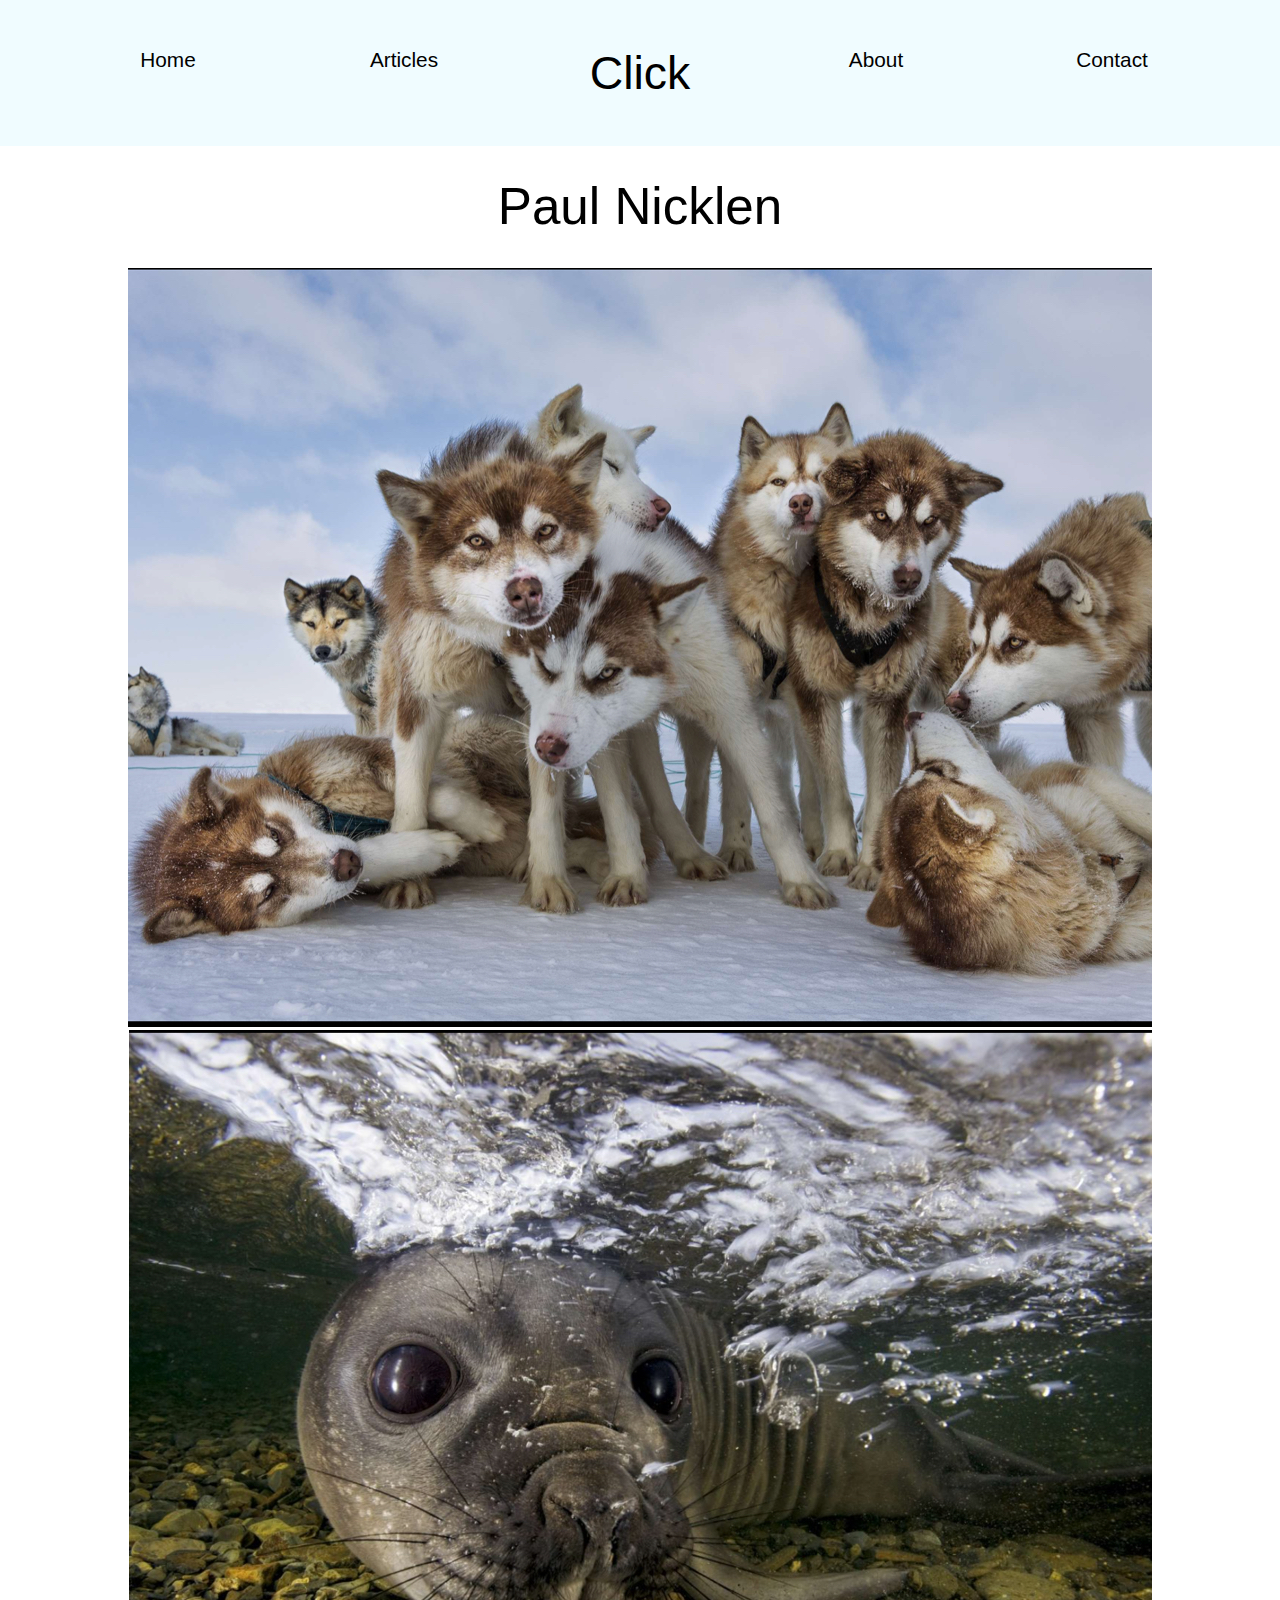
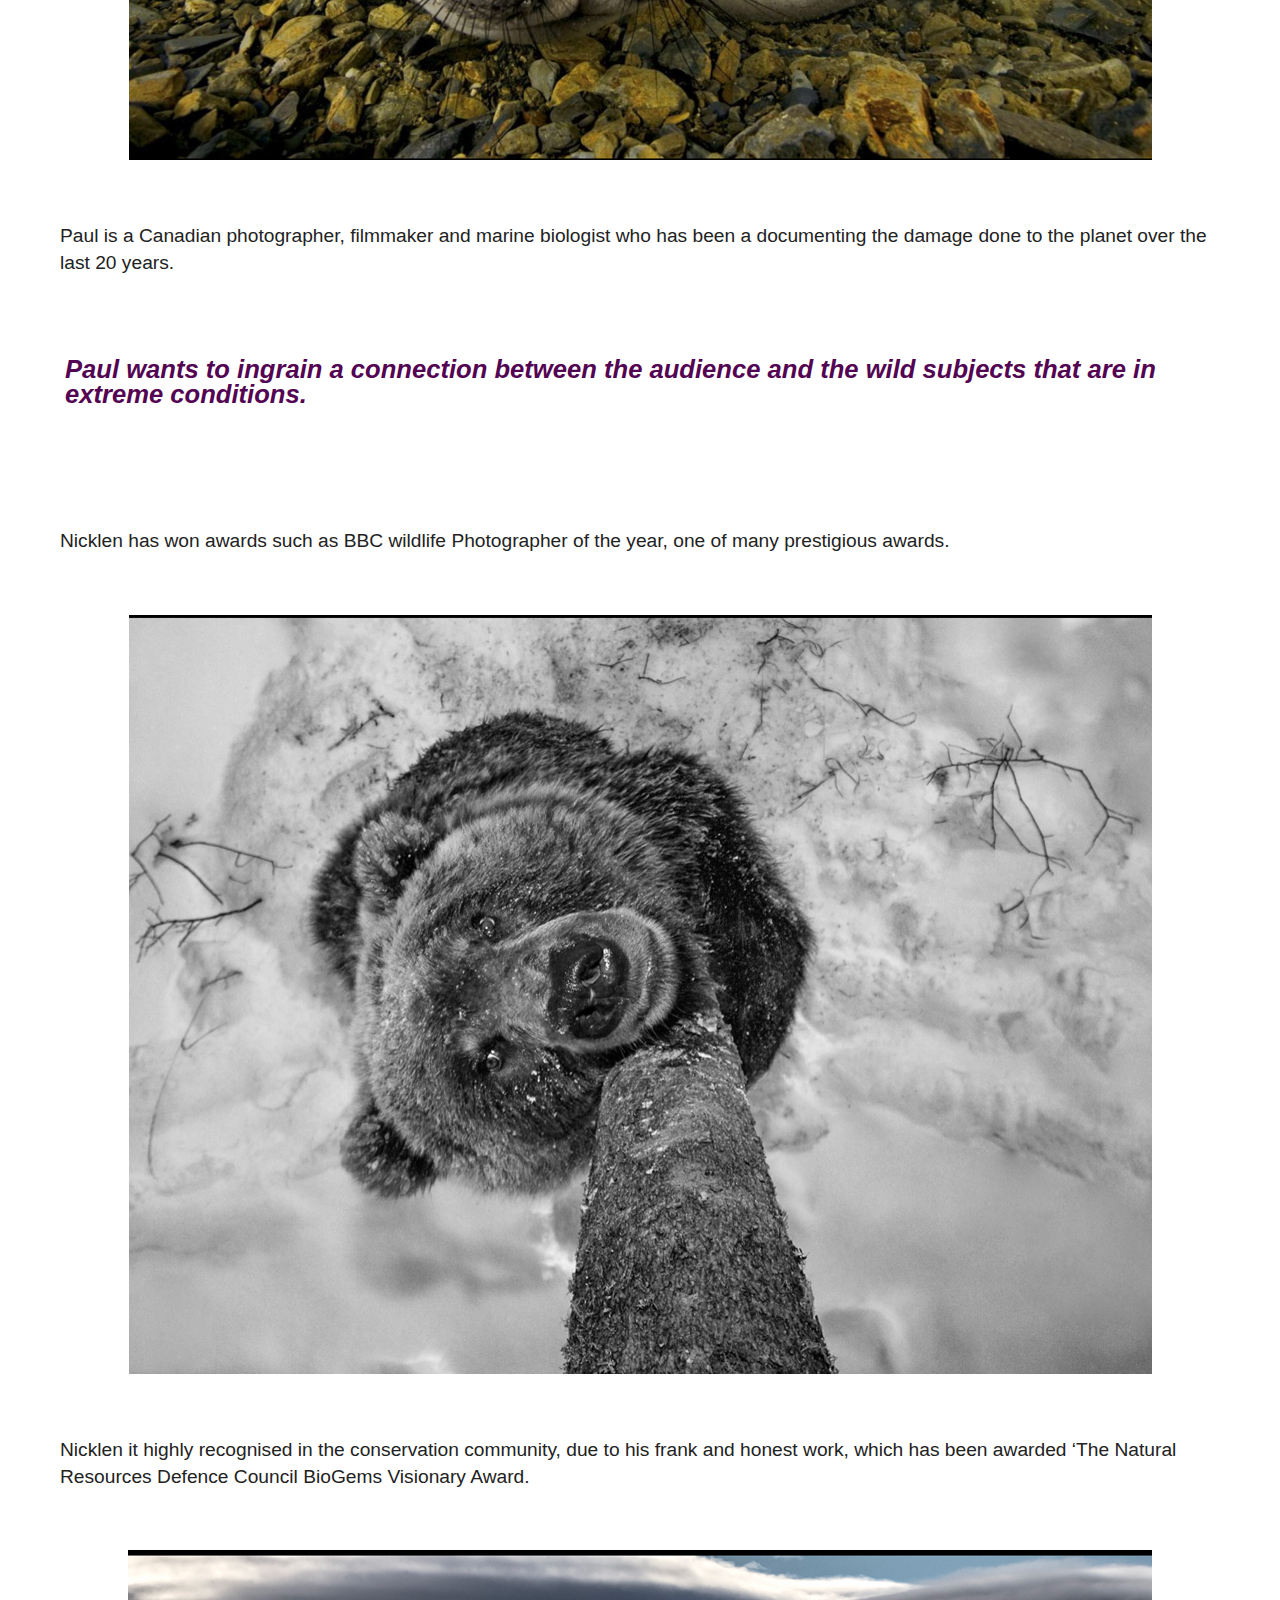
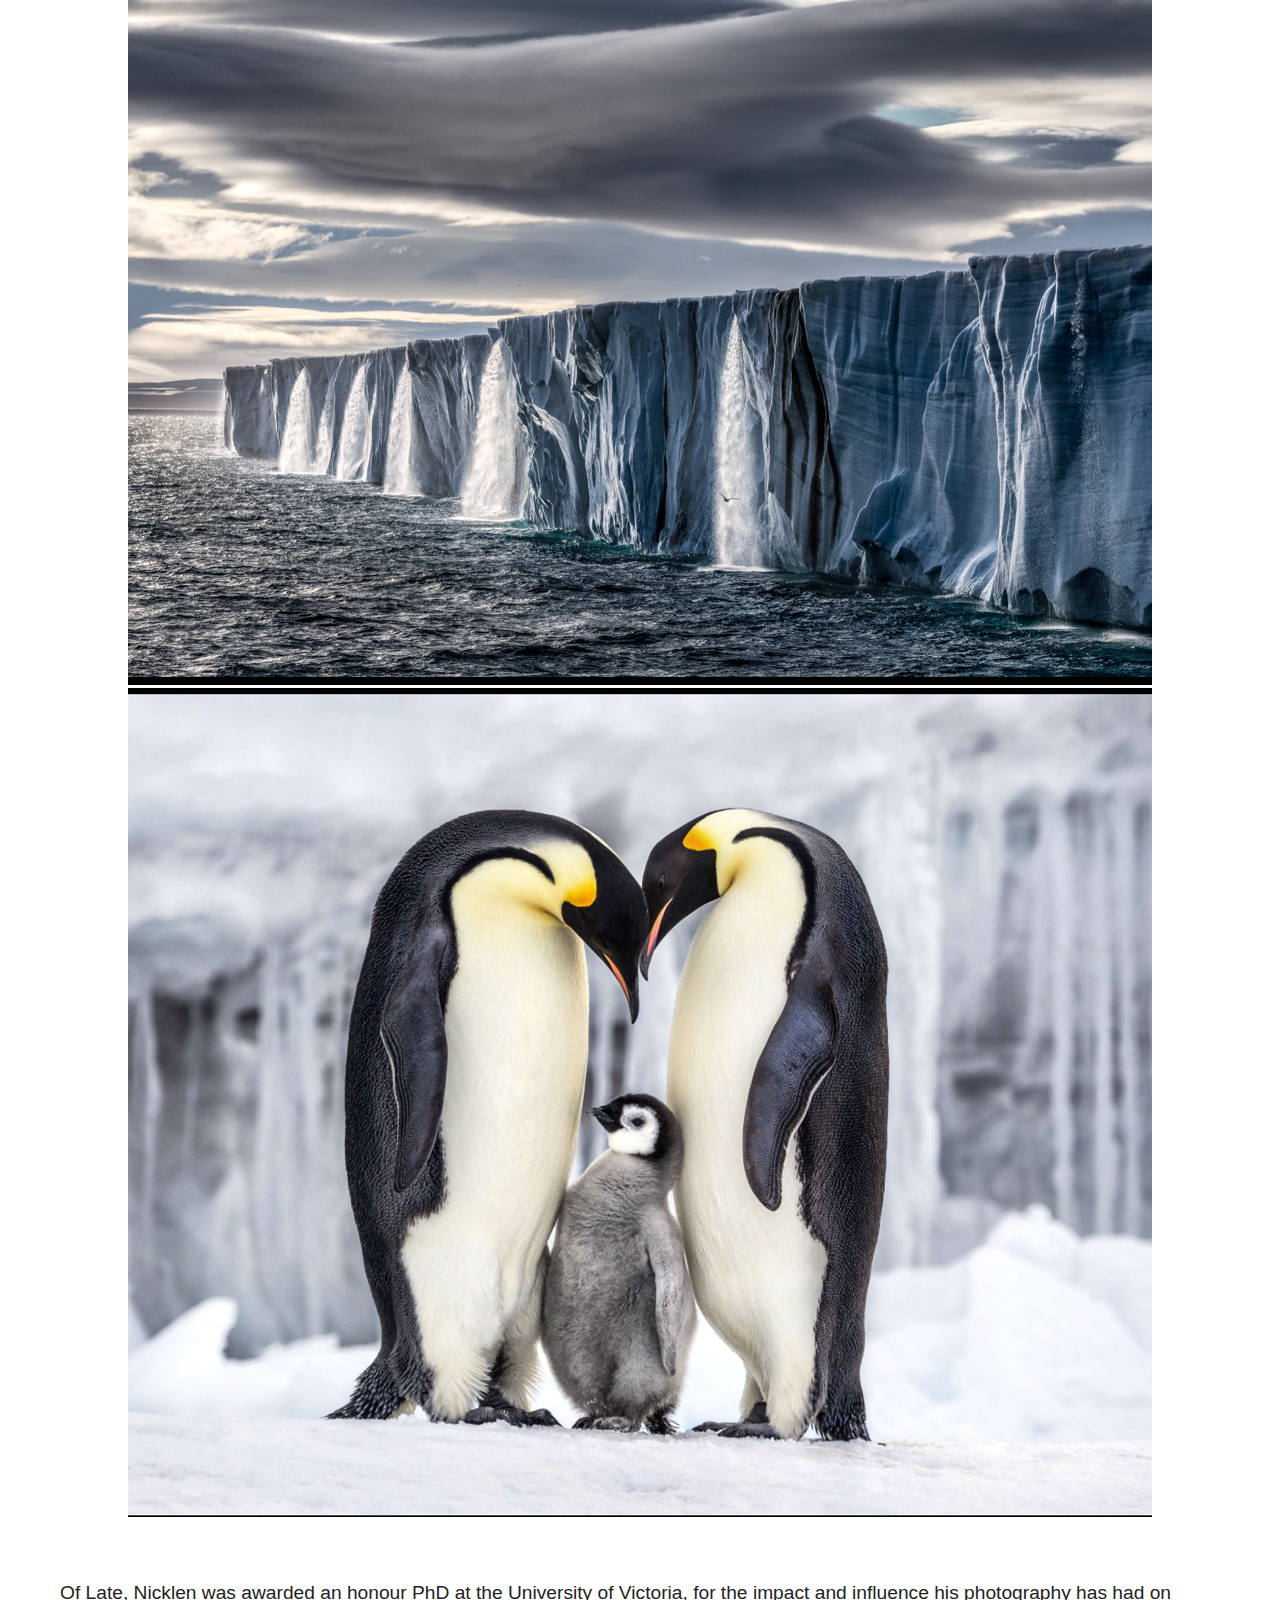
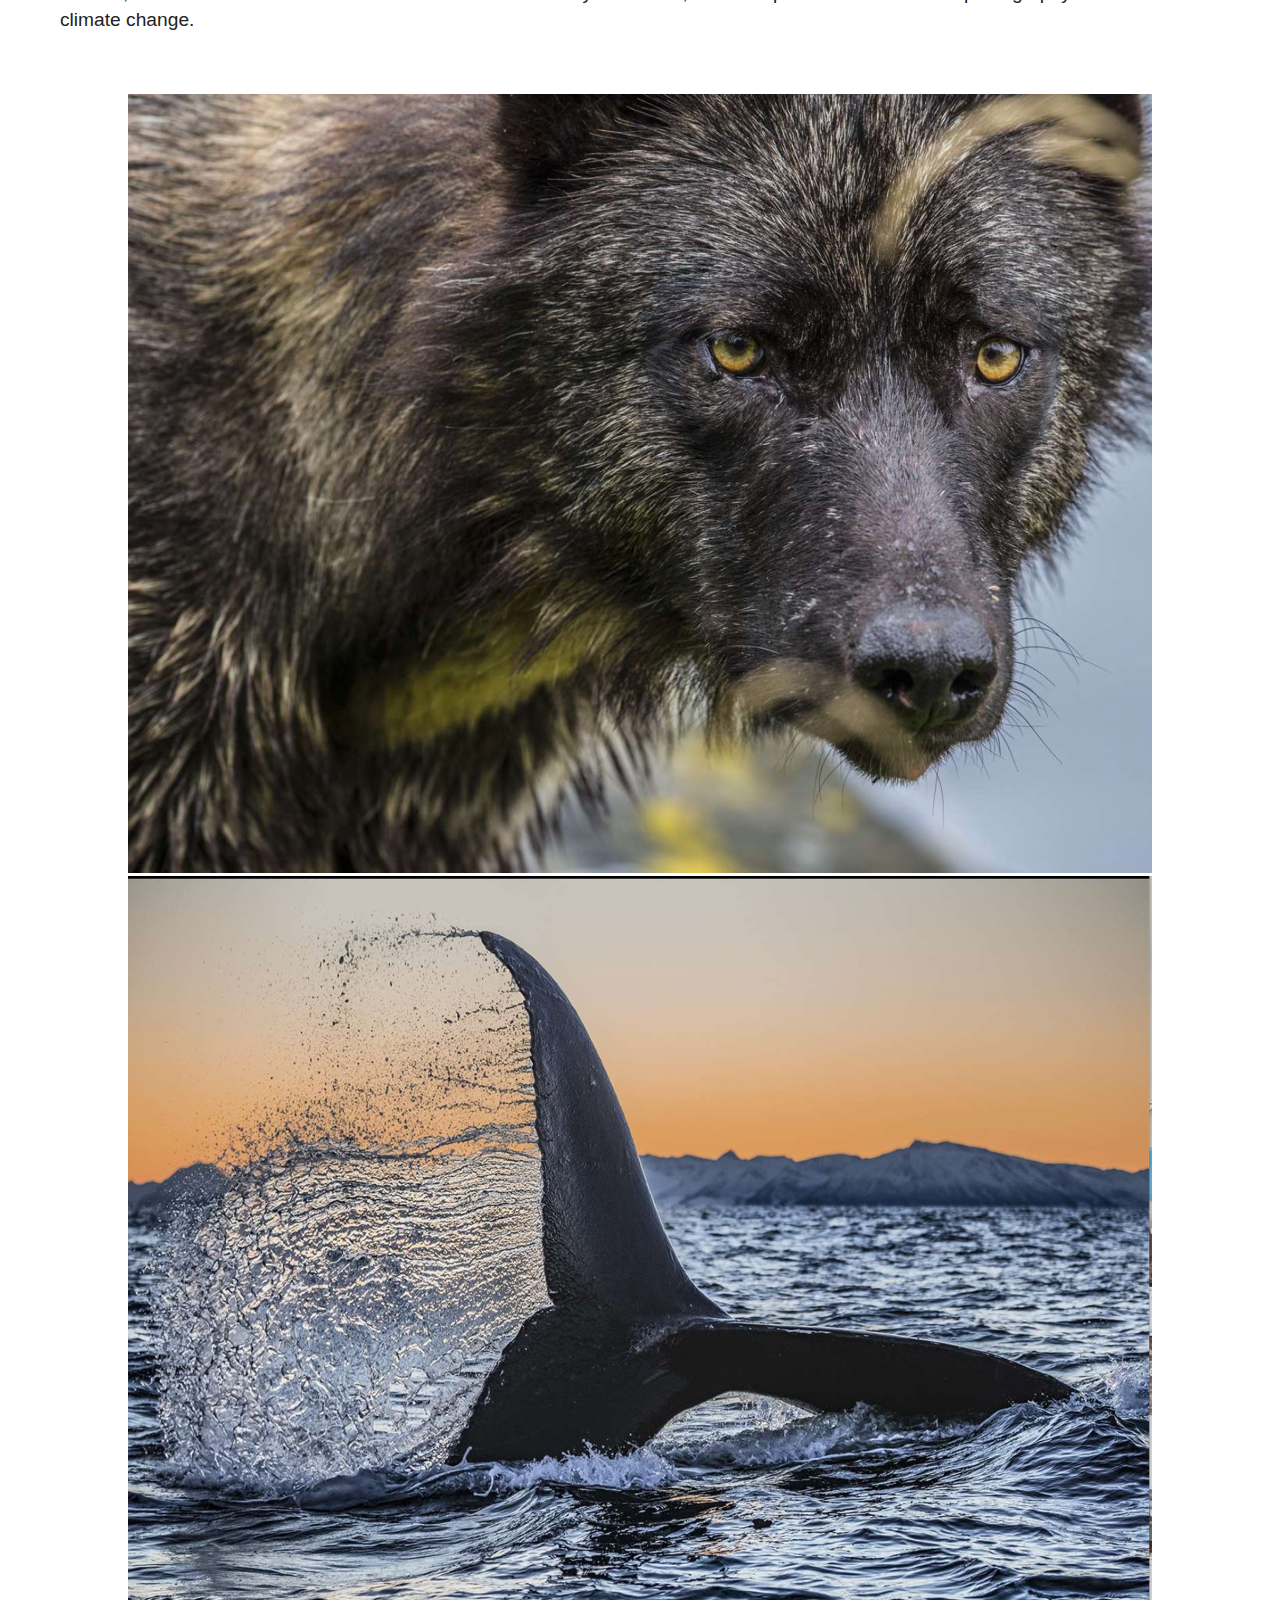
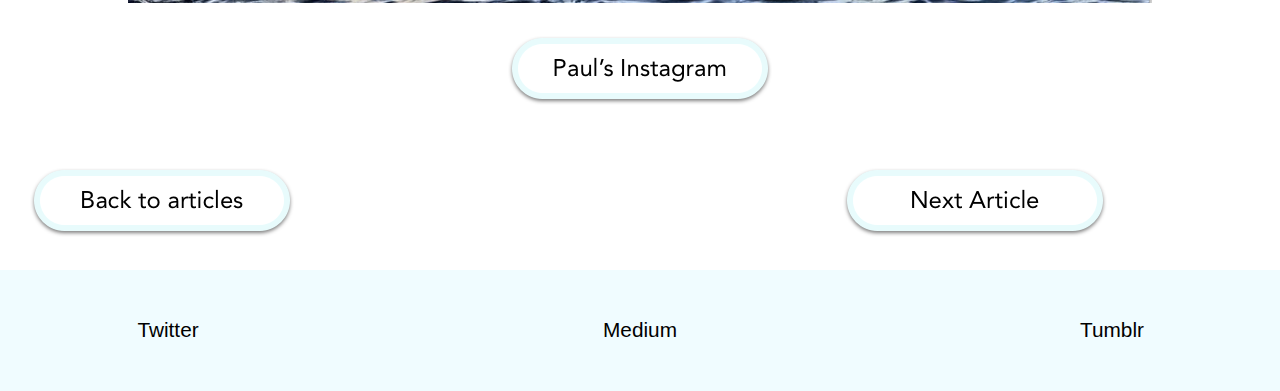
<file: paul_nick_art.html>
<!DOCTYPE html>
<html lang="en">
<head>
    <meta charset="utf-8"/>
    <title> Click Newsletter </title>
    
<link href="css/css_stylesheet.css" type='text/css' rel='stylesheet'/>
    </head>  
    
        
    <body>
<!---- NAVIGATION BAR WITH LOGO---->
  <header>
<!-----LOGO------>
      <nav>
        <ul>
        <li class="home_button"><a href="index.html">Home</a></li>  
         <li class="article"><a href="articles_page.html">Articles</a></li>
         <li class="click_button"><a href="index.html">Click</a></li>
         <li class="about_button"><a href="about_page.html">About</a></li> 
         <li class="contact_button"><a href="contact_page.html">Contact</a></li> 
        </ul>
      
      </nav>
      

    </header>
    
<!-----END OF HEADER----->
        
<!----- START OF MAIN CONTENT------> 
<main>
    
<h2>Paul Nicklen</h2>
 
<div class="article_images">
<img src="i/paul_n_one.jpg" alt="Image by Paul Nicklen">

<img src="i/paul_n_two.jpg" alt="Image by Paul Nicklen">
    
    </div>
    
    
<section  class="articles">   
<p>Paul is a Canadian photographer, filmmaker and marine biologist who has been a documenting the damage done to the planet over the last 20 years. </p>
    
    </section>
    
<blockquote>
 Paul wants to ingrain a connection between the audience and the wild subjects that are in extreme conditions.    
</blockquote>
    
    
<section class="articles">
<p>Nicklen has won awards such as BBC wildlife Photographer of the year, one of many prestigious awards.</p>
    </section>
 
    <div class="article_images">
<img src="i/paul_n_three.jpg" alt="Image by Paul Nicklen">
    </div>
    
<section  class="articles">
<p>Nicklen it highly recognised in the conservation community, due to his frank and honest work, which has been awarded ‘The Natural Resources Defence Council  BioGems Visionary Award.  </p>
    </section>
  
<div class="article_images">
<img src="i/paul_n_four.jpg" alt="Image by Paul Nicklen">
<img src="i/paul_n_five.jpg" alt="Image by Paul Nicklen">
    </div>

<section class="articles">
<p>Of Late, Nicklen was awarded an honour PhD at the University of Victoria, for the impact and influence his photography has had on climate change.</p>
    </section>
    
    
<div class="article_images">    
<img src="i/paul_n_six.jpg" alt="Image by Paul Nicklen">
<img src="i/paul_n_seven.jpg" alt="Image by Paul Nicklen">
    </div>
    

<!----BOTTOM NAVIGATION----->
 
    
    <div id="follow_paul">     
    <a href="https://www.instagram.com/paulnicklen/?hl=en"> <img src="i/follow_paul.png" alt="Follow Paul on Instagram"></a>
    </div>
    
    <section class="bottom_nav">
        
    <a class="back_to" href="articles_page.html"><img src="i/back_to_article.png" alt="Back to articles"></a>
    
    <a class="go_to" href="ansel_article.html"><img src="i/next_article.png" alt="Go to article"></a>
    </section>
    
    
<!----- END OF MAIN CONTENT------> 
    
<!----- START OF FOOTER------> 
        
<footer>
 <nav>
        <ul>
        <li class="twitter"><a href="https://twitter.com/AilsiseBurns">Twitter</a></li>  
         <li class="medium"><a href="https://medium.com/@alishaburns922">Medium</a></li>
         <li class="tumblr"><a href="https://ailsiseburns.tumblr.com">Tumblr</a></li>
</ul> 
      </nav>
       
</footer>
        
<!----- END OF FOOTER------>
</file>
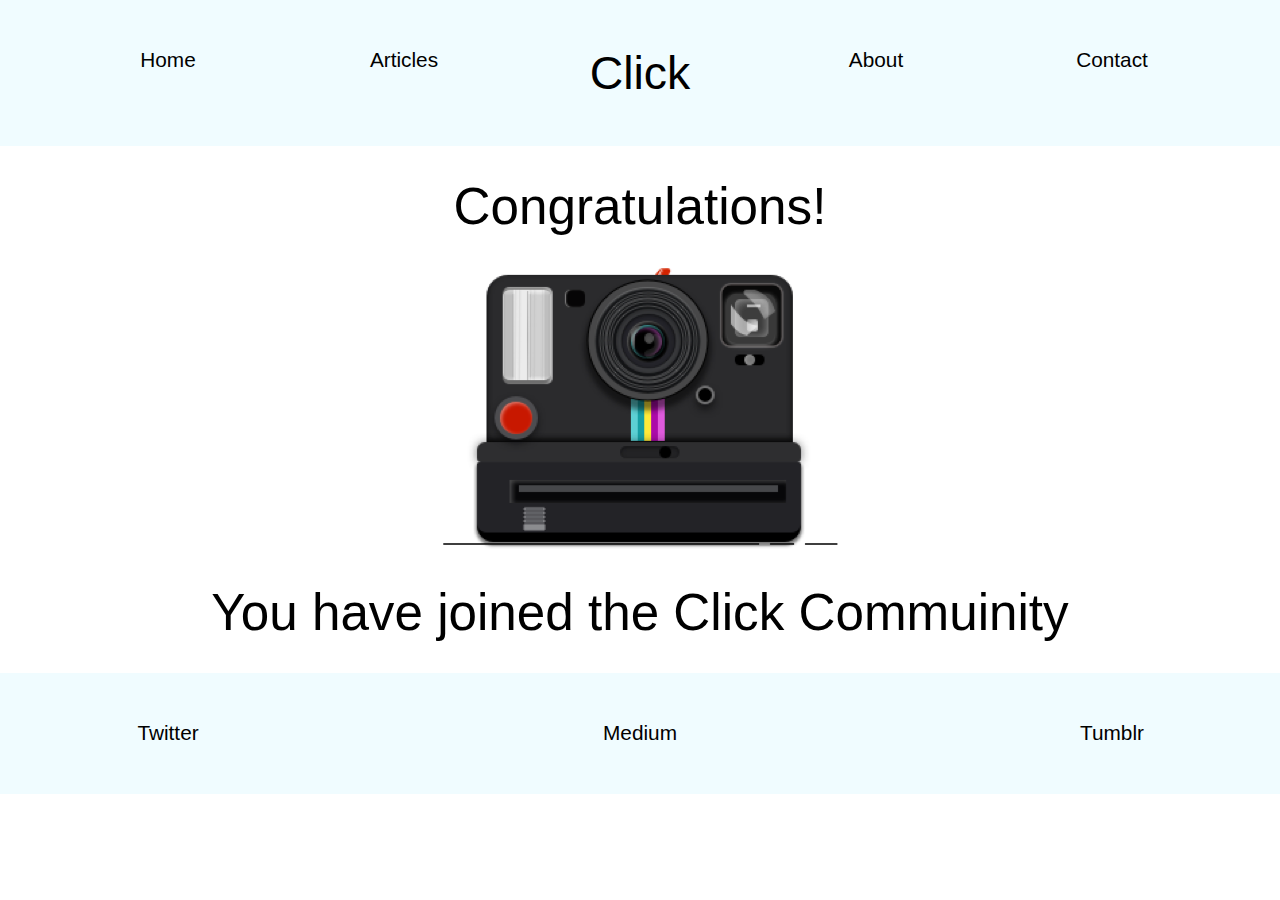
<file: subscription_page.html>
<!DOCTYPE html>
<html lang="en">
<head>
    <meta charset="utf-8"/>
    <title> Click Newsletter </title>
    
   <link href="css/css_stylesheet.css" type='text/css' rel='stylesheet'/>
    </head> 
    
        
    <body>
<!---- NAVIGATION BAR WITH LOGO---->
  <header>
<!-----LOGO------>
      <nav>
        <ul>
        <li class="home_button"><a href="index.html">Home</a></li>  
         <li class="article"><a href="articles_page.html">Articles</a></li>
         <li class="click_button"><a href="index.html">Click</a></li>
         <li class="about_button"><a href="about_page.html">About</a></li> 
         <li class="contact_button"><a href="contact_page.html">Contact</a></li> 
        </ul>
      
      </nav>
      

    </header>
    
<!-----END OF HEADER----->

<!----- START OF MAIN CONTENT------>   
<main>

<h2>Congratulations!</h2>
 
<div id="section_one">
<img src="i/logo.png" alt="click logo">
    </div>
    
<h2>You have joined the Click Commuinity</h2>
        
<!----- END OF MAIN CONTENT------> 
    
<!----- START OF FOOTER------> 
        
<footer>
 <nav>
        <ul>
        <li class="twitter"><a href="https://twitter.com/AilsiseBurns">Twitter</a></li>  
         <li class="medium"><a href="https://medium.com/@alishaburns922">Medium</a></li>
         <li class="tumblr"><a href="https://ailsiseburns.tumblr.com">Tumblr</a></li>
</ul> 
      </nav>
       
</footer>
        
<!----- END OF FOOTER------>
</file>
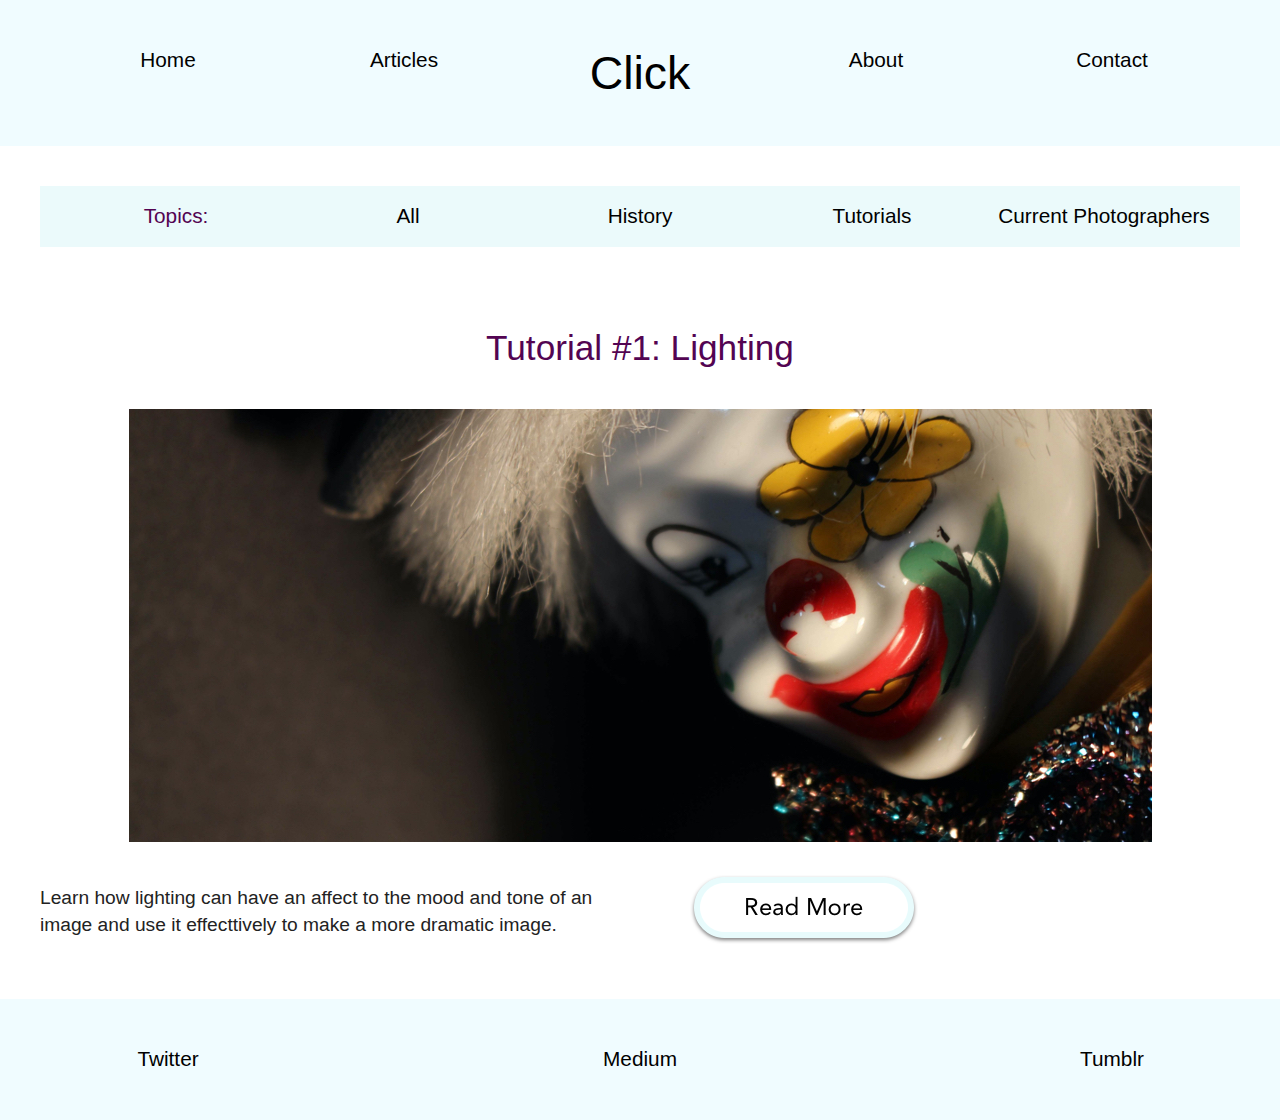
<file: tutorials.html>
<!DOCTYPE html>
<html lang="en">
<head>
    <meta charset="utf-8"/>
    <title> Click Newsletter </title>
    
<link href="css/css_stylesheet.css" type='text/css' rel='stylesheet'/>
    </head>   
    
        
    <body>
<!---- NAVIGATION BAR WITH LOGO---->
  <header>
<!-----LOGO------>
      <nav>
        <ul>
        <li class="home_button"><a href="index.html">Home</a></li>  
         <li class="article"><a href="articles_page.html">Articles</a></li>
         <li class="click_button"><a href="index.html">Click</a></li>
         <li class="about_button"><a href="about_page.html">About</a></li> 
         <li class="contact_button"><a href="contact_page.html">Contact</a></li> 
        </ul>
      
      </nav>
      

    </header>
    
<!-----END OF HEADER----->

<!----- START OF MAIN CONTENT------>   
<main>
    
<nav>
<ul class="article_nav">
    <li class="topic">Topics:</li>
    <li class="all_link"><a href="articles_page.html">All</a></li>
    <li class="history_link"><a href="history_filter.html">History</a></li>
    <li class="tutorials_link"><a href="tutorials.html">Tutorials</a></li>
    <li class="current_link"><a href="current_photographers.html">Current Photographers</a></li>
    
</ul>  
</nav>

<!----START OF MAIN CONTENT----->
    

<h3 class="article_h">Tutorial #1: Lighting</h3>
 
<div class="article_images">
<img src="i/lighting.jpg" alt="Image by Ailsise Burns">
    </div>

<div class="article_layout">

<p>Learn how lighting can have an affect to the mood and tone of an image and use it effecttively to make a more dramatic image.</p>
    
    <a href="lighting_article.html"><img src="i/readmore_button.png" alt="read more button"></a>

    </div>
    
<!----- END OF MAIN CONTENT------> 
    
<!----- START OF FOOTER------> 
        
<footer>
 <nav>
        <ul>
        <li class="twitter"><a href="https://twitter.com/AilsiseBurns">Twitter</a></li>  
         <li class="medium"><a href="https://medium.com/@alishaburns922">Medium</a></li>
         <li class="tumblr"><a href="https://ailsiseburns.tumblr.com">Tumblr</a></li>
</ul> 
      </nav>
       
</footer>
        
<!----- END OF FOOTER------>
</file>
<file: css/css_stylesheet.css>
/* css reset */

*{
    padding: 0;
    margin: 0;
    font size:100%;
    line-height: 1em;
}

/* main styling */
body {
    margin: auto;
    color: #222;
    font-family: "avenir next", sans-serif;
    font-style: "regular";
}

h2,h3 {
    font-family: "avenir next", sans-serif;
    font-weight: 400; 
    font-size: 2.2em;
    line-height: 1.2;
    text-align: center;
    padding: 40px;
}

h2 {
    color:black;
    font-size: 3.2em;
    font-family: "avenir next", sans-serif;
    text-align: center;
    background color: #F0FCFF;
    padding: 30px;
    
}

p {
    font-size: 1.2em;
    line-height: 1.4em;
    padding: 10px;
}

ol{
    font-size: 1.2em;
    line-height: 1.7em;
    padding: 10px
}

ol li{
    margin-bottom: 0.3em;
}
/*NAVIGATION STYLING*/


ul li{
    display: inline-block;
    font-family: "avenir next", sans-serif;
    font-size: 1.3em;
}

.click_button{
    font-size: 2.9em;
}

a:hover{
    color: #530452;
}

a {
    color: black;
    text-decoration:none;

}

a img:hover{
    transform: scale(1.1);
}
/* IMAGE STYLING */

img {
    max-width: 100%;

}

/*HEADING AND FOOTERS */

header,footer{
    background-color: #F0FCFF;
    border: 0 none;
    padding: 50px;
   
}


/* CSS GRID HEADER AND FOOTER*/

ul{
    display:grid;
    grid-template-columns: 20% 20% 20% 20% 20%;
    text-align:center;
}

.twitter{
    grid-column: 1;
}

.medium{
   grid-column-start: 3;
}

.tumblr{
    grid-column:5;
}


/* HOME PAGE CSS */
#section_one{
    text-align: center;
}

#home_section_two{
    display: grid;
    grid-template-columns: 50% 50%;
    grid-template-rows: 50% 50%;
    padding: 50px
}

#home_section_two p{
    grid-column: 1;
    grid-row-end: 1;
}

#home_section_two img{
    grid-column: 2;
    grid-row-end: 1;
}

#exclusive{
    grid-row-end: 1;
    grid-column: 1;
    padding-top: 100px;
}

#new_text{
    text-align: center; 
    color: #530452;
    font-weight: 500;
    font-size: 1.5em;
}

.form{
    text-align: center;
    padding-bottom: 30px;
}

input#myText{
    width: 42%;
    padding: 12px 20px;
    margin: 8px 0;
    box-sizing: border-box;
    font-size: 0.9em;
}

/*CSS STYLING ABOUT PAGE*/

.images_ab{
    text-align: center;
}



/*CSS STYLING CONTACT PAGE*/
.home_logo{
    text-align: center;
}

.email_button{
    text-align: center;
}

/* CSS STYLING FOR ARTICLES PAGE*/

.article_nav{
    margin: 40px;
    padding: 20px;
    background-color: #EBFAFB;
}

.topic{
    color: #530452;
    font-weight: 500;
}

.article_h{
   color: #530452;
    font-weight: 500;
}


.article_layout{
    display: grid;
    grid-template-columns: 50% 50%;
    padding: 30px;
    padding-bottom: 50px;
}

.article_layout img{
    grid-column: 2;
    margin-left: 50px;
}

.article_images{
    text-align: center;
    background-size: cover;
    background-repeat: no-repeat;
}
/* ACTUAL ARTICLE LAYOUT*/

.articles{
 padding: 50px;
}

.bottom_nav{
    display: grid;
    grid-template-columns: 33.33% 33.33% 33.33%;
    padding: 30px;
}

.back_to{
    grid-column: 1;
}

.go_to{
    grid-column: 3;
}

#follow_paul{
 text-align: center;
padding: 30px;
}

blockquote{
    color: #530452;
    font-weight: 600;
    font-style: italic;
    font-size: 1.6em;
    padding: 20px;
    margin-left: 45px;
    margin-bottom: 40px;
}
</file>
